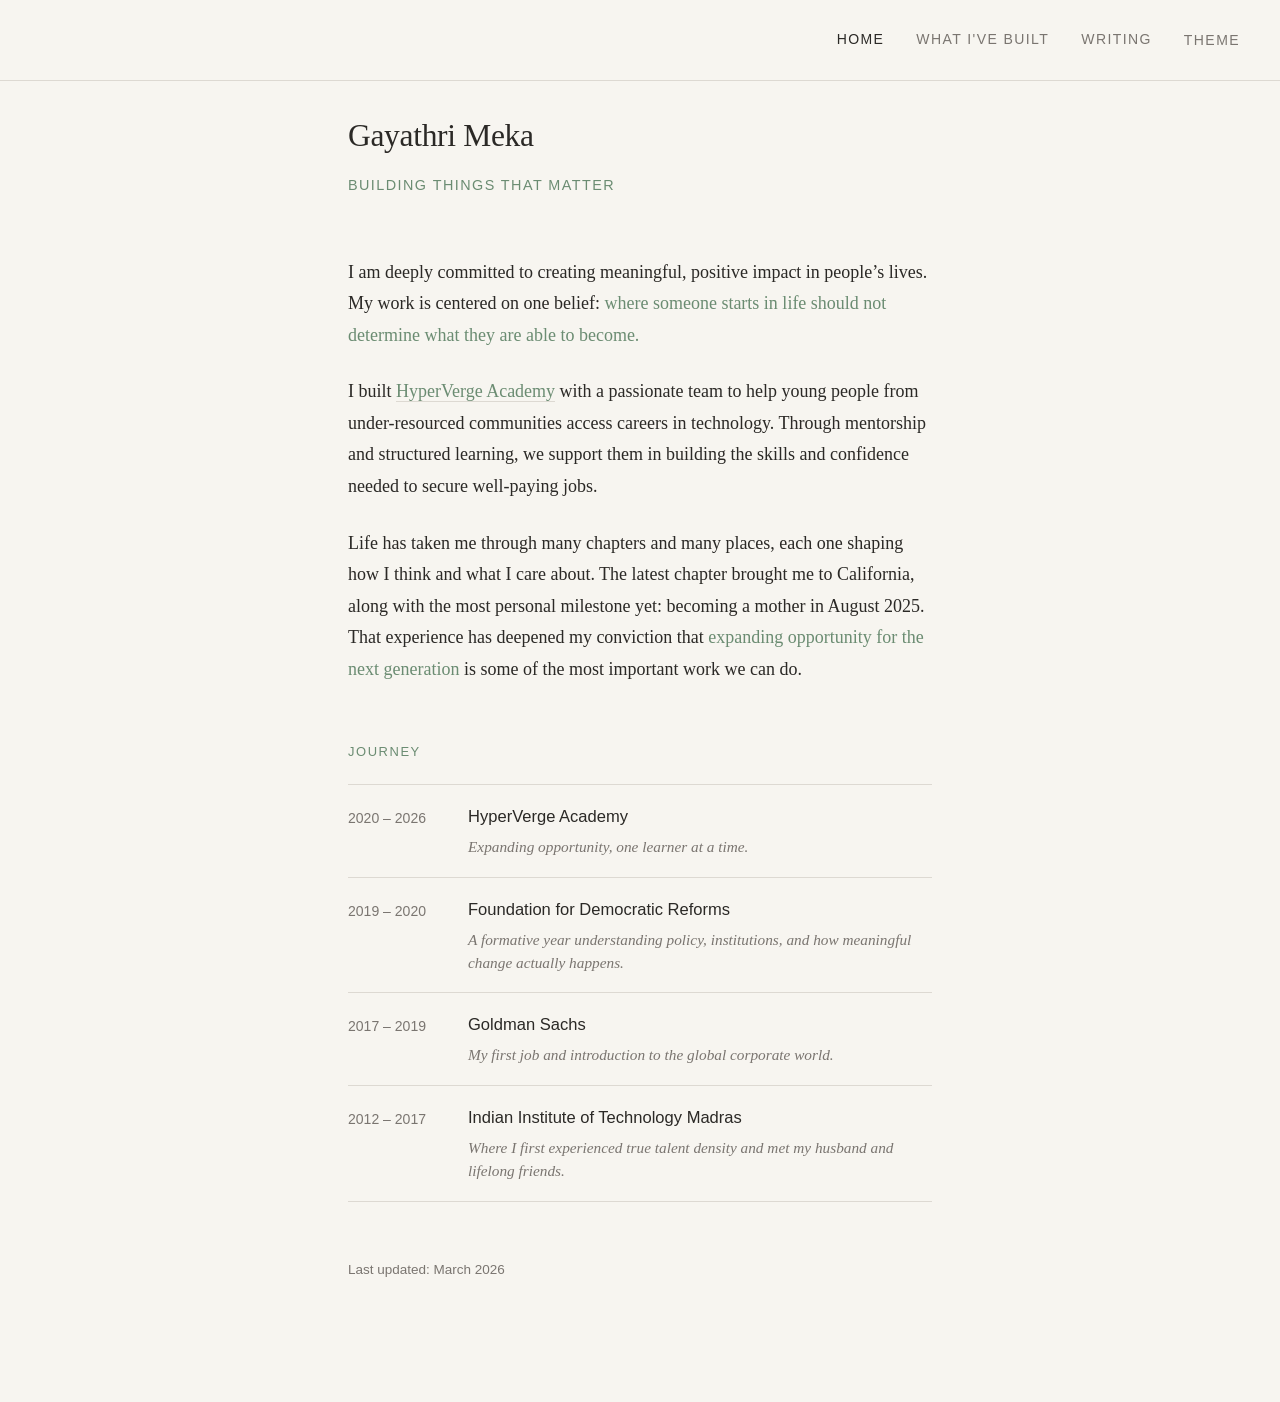
<file: index.html>
<!DOCTYPE html>
<html lang="en">
<head>
  <meta charset="UTF-8" />
  <meta name="viewport" content="width=device-width, initial-scale=1.0" />
  <title>Gayathri Meka</title>
  <link rel="icon" href="data:image/svg+xml,<svg xmlns='http://www.w3.org/2000/svg' viewBox='0 0 100 100'><text y='.9em' font-size='90'>🌏</text></svg>" />
  <style>
    *, *::before, *::after {
      box-sizing: border-box;
      margin: 0;
      padding: 0;
    }

    :root {
      --bg:        #F7F5F0;
      --text:      #2B2926;
      --muted:     #7A7570;
      --accent:    #6B8C72;
      --rule:      #DDD9D2;
    }

    html {
      font-size: 18px;
      background: var(--bg);
      color: var(--text);
    }

    body {
      font-family: Georgia, 'Times New Roman', serif;
      max-width: 640px;
      margin: 0 auto;
      padding: 108px 28px 120px;
      line-height: 1.75;
    }

    /* Top nav */
    nav {
      position: fixed;
      top: 0;
      left: 0;
      right: 0;
      display: flex;
      justify-content: flex-end;
      align-items: center;
      gap: 32px;
      padding: 24px 40px;
      background: var(--bg);
      border-bottom: 1px solid var(--rule);
      z-index: 100;
    }

    nav a {
      font-family: -apple-system, BlinkMacSystemFont, 'Segoe UI', sans-serif;
      font-size: 0.78rem;
      letter-spacing: 0.1em;
      text-transform: uppercase;
      color: var(--muted);
      text-decoration: none;
      border-bottom: none;
      transition: color 0.15s;
    }

    nav a:hover,
    nav a.active {
      color: var(--text);
    }

    /* Hamburger */
    .hamburger {
      display: none;
      flex-direction: column;
      gap: 5px;
      cursor: pointer;
      background: none;
      border: none;
      padding: 4px;
    }

    .hamburger span {
      display: block;
      width: 22px;
      height: 1.5px;
      background: var(--text);
      transition: transform 0.2s, opacity 0.2s;
    }

    .hamburger.open span:nth-child(1) { transform: translateY(6.5px) rotate(45deg); }
    .hamburger.open span:nth-child(2) { opacity: 0; }
    .hamburger.open span:nth-child(3) { transform: translateY(-6.5px) rotate(-45deg); }

    /* Mobile menu drawer */
    .mobile-menu {
      display: none;
      position: fixed;
      top: 0;
      left: 0;
      right: 0;
      bottom: 0;
      background: var(--bg);
      z-index: 99;
      flex-direction: column;
      align-items: center;
      justify-content: center;
      gap: 40px;
    }

    .mobile-menu.open {
      display: flex;
    }

    .mobile-menu a {
      font-family: -apple-system, BlinkMacSystemFont, 'Segoe UI', sans-serif;
      font-size: 1.1rem;
      letter-spacing: 0.1em;
      text-transform: uppercase;
      color: var(--muted);
      text-decoration: none;
      border-bottom: none;
      transition: color 0.15s;
    }

    .mobile-menu a:hover,
    .mobile-menu a.active {
      color: var(--text);
    }

    @media (max-width: 600px) {
      body {
        padding: 88px 20px 80px;
        font-size: 16px;
      }

      nav {
        padding: 20px 24px;
      }

      nav a:not(.hamburger),
      nav .theme-picker {
        display: none;
      }

      .hamburger {
        display: flex;
      }

      .timeline li {
        grid-template-columns: 80px 1fr;
      }
    }

    header {
      margin-bottom: 56px;
    }

    h1 {
      font-size: 1.75rem;
      font-weight: normal;
      letter-spacing: -0.01em;
      color: var(--text);
      margin-bottom: 6px;
    }

    .subtitle {
      font-family: -apple-system, BlinkMacSystemFont, 'Segoe UI', sans-serif;
      font-size: 0.8rem;
      letter-spacing: 0.1em;
      text-transform: uppercase;
      color: var(--accent);
    }

    hr {
      border: none;
      border-top: 1px solid var(--rule);
      margin: 40px 0;
    }

    .section-label {
      font-family: -apple-system, BlinkMacSystemFont, 'Segoe UI', sans-serif;
      font-size: 0.72rem;
      letter-spacing: 0.12em;
      text-transform: uppercase;
      color: var(--accent);
      margin-top: 56px;
      margin-bottom: 20px;
    }

    p {
      margin-bottom: 1.4em;
      color: var(--text);
    }

    p:last-child {
      margin-bottom: 0;
    }

    a {
      color: var(--accent);
      text-decoration: none;
      border-bottom: 1px solid var(--rule);
      transition: border-color 0.15s;
    }

    a:hover {
      border-color: var(--accent);
    }

    /* Pages */
    .page {
      display: none;
      animation: fadein 0.2s ease;
    }

    .page.active {
      display: block;
    }

    @keyframes fadein {
      from { opacity: 0; transform: translateY(6px); }
      to   { opacity: 1; transform: translateY(0); }
    }

    /* Career timeline */
    .timeline {
      list-style: none;
    }

    .timeline li {
      display: grid;
      grid-template-columns: 100px 1fr;
      gap: 0 20px;
      padding: 18px 0;
      border-top: 1px solid var(--rule);
    }

    .timeline li:last-child {
      border-bottom: 1px solid var(--rule);
    }

    .timeline .years {
      font-family: -apple-system, BlinkMacSystemFont, 'Segoe UI', sans-serif;
      font-size: 0.78rem;
      color: var(--muted);
      padding-top: 3px;
    }

    .timeline .org {
      font-family: -apple-system, BlinkMacSystemFont, 'Segoe UI', sans-serif;
      font-size: 0.92rem;
      color: var(--text);
      margin-bottom: 4px;
    }

    .timeline .blurb {
      font-family: Georgia, 'Times New Roman', serif;
      font-size: 0.85rem;
      color: var(--muted);
      font-style: italic;
      line-height: 1.5;
    }

    /* Projects */
    .project {
      padding: 32px 0;
      border-top: 1px solid var(--rule);
    }

    .project:last-of-type {
      border-bottom: 1px solid var(--rule);
    }

    .project-name {
      font-family: -apple-system, BlinkMacSystemFont, 'Segoe UI', sans-serif;
      font-size: 1rem;
      font-weight: 500;
      color: var(--text);
      margin-bottom: 8px;
    }

    .project-desc {
      font-size: 0.95rem;
      color: var(--text);
      margin-bottom: 14px;
      line-height: 1.65;
    }

    .project-note {
      font-size: 0.85rem;
      color: var(--muted);
      font-style: italic;
      margin-bottom: 14px;
      line-height: 1.5;
    }

    .project-links {
      display: flex;
      gap: 16px;
      flex-wrap: wrap;
    }

    .project-links a {
      font-family: -apple-system, BlinkMacSystemFont, 'Segoe UI', sans-serif;
      font-size: 0.75rem;
      letter-spacing: 0.08em;
      text-transform: uppercase;
      color: var(--muted);
      border-bottom: 1px solid var(--rule);
    }

    .project-links a:hover {
      color: var(--accent);
      border-color: var(--accent);
    }

    /* Video modal */
    .project-name {
      cursor: pointer;
      color: var(--accent);
      text-decoration: underline;
      text-decoration-color: var(--rule);
      text-underline-offset: 3px;
      transition: text-decoration-color 0.15s;
    }

    .project-name:hover {
      text-decoration-color: var(--accent);
    }

    sup a {
      color: var(--accent);
      border-bottom: none;
      text-decoration: underline;
      text-decoration-color: var(--accent);
      text-underline-offset: 2px;
    }

    .modal-overlay {
      display: none;
      position: fixed;
      inset: 0;
      background: rgba(43, 41, 38, 0.85);
      z-index: 200;
      align-items: center;
      justify-content: center;
    }

    .modal-overlay.open {
      display: flex;
    }

    .modal-inner {
      position: relative;
      width: min(480px, 90vw);
      aspect-ratio: 9/16;
      background: #000;
      border-radius: 12px;
      overflow: hidden;
    }

    .modal-inner video {
      width: 100%;
      height: 100%;
      object-fit: cover;
    }

    .modal-coming-soon {
      width: 100%;
      height: 100%;
      display: flex;
      align-items: center;
      justify-content: center;
      font-family: -apple-system, BlinkMacSystemFont, 'Segoe UI', sans-serif;
      font-size: 0.75rem;
      letter-spacing: 0.1em;
      text-transform: uppercase;
      color: var(--muted);
    }

    .modal-close {
      position: absolute;
      top: 12px;
      right: 14px;
      background: none;
      border: none;
      color: #fff;
      font-size: 1.2rem;
      cursor: pointer;
      line-height: 1;
      opacity: 0.7;
    }

    .modal-close:hover {
      opacity: 1;
    }

    /* Footnote */
    .footnotes {
      margin-top: 48px;
      padding-top: 24px;
      border-top: 1px solid var(--rule);
    }

    .footnotes p {
      font-size: 0.82rem;
      color: var(--muted);
      line-height: 1.6;
    }

    sup {
      font-size: 0.65rem;
      vertical-align: super;
      line-height: 0;
      color: var(--muted);
    }

    .project-closing {
      margin-top: 40px;
      font-size: 0.92rem;
      color: var(--muted);
      font-style: italic;
    }

    .empty-state {
      color: var(--muted);
      font-family: -apple-system, BlinkMacSystemFont, 'Segoe UI', sans-serif;
      font-size: 0.9rem;
      font-style: italic;
    }

    /* Essay listing */
    .essay-list {
      list-style: none;
    }

    .essay-item {
      padding: 12px 0;
    }

    .essay-title {
      font-family: Georgia, 'Times New Roman', serif;
      font-size: 1.05rem;
      font-weight: normal;
      color: var(--accent);
      text-decoration: none;
      border-bottom: 1px solid var(--rule);
      transition: border-color 0.15s;
    }

    .essay-title:hover {
      border-color: var(--accent);
    }

    .essay-subtitle {
      font-family: Georgia, 'Times New Roman', serif;
      font-size: 0.88rem;
      color: var(--muted);
      font-style: italic;
      margin-top: 5px;
      margin-bottom: 0;
    }

    .essay-meta {
      font-family: -apple-system, BlinkMacSystemFont, 'Segoe UI', sans-serif;
      font-size: 0.72rem;
      letter-spacing: 0.08em;
      color: var(--muted);
      margin-top: 10px;
    }
  </style>
  <link rel="stylesheet" href="styles/themes.css">
  <script>(function(){var t=localStorage.getItem('theme');if(t)document.documentElement.setAttribute('data-theme',t);})()</script>
</head>
<body>

  <nav>
    <a href="#" class="active" onclick="showPage('home', this)">Home</a>
    <a href="#" onclick="showPage('built', this)">What I've Built</a>
    <a href="#" onclick="showPage('writing', this)">Writing</a>
    <div class="theme-picker" id="themePicker">
      <button class="theme-tab" id="themeTab" aria-label="Change theme">Theme</button>
      <div class="theme-options">
        <button class="swatch" data-theme="simple">simple</button>
        <button class="swatch" data-theme="playful">playful</button>
        <button class="swatch" data-theme="rave">rave</button>
      </div>
    </div>
    <button class="hamburger" onclick="toggleMenu()" aria-label="Menu">
      <span></span><span></span><span></span>
    </button>
  </nav>

  <div class="mobile-menu" id="mobileMenu">
    <a href="#" class="active" onclick="showPage('home', this); toggleMenu()">Home</a>
    <a href="#" onclick="showPage('built', this); toggleMenu()">What I've Built</a>
    <a href="#" onclick="showPage('writing', this); toggleMenu()">Writing</a>
    <div class="mobile-theme-row">
      <button class="swatch" data-theme="simple">simple</button>
      <button class="swatch" data-theme="playful">playful</button>
      <button class="swatch" data-theme="rave">rave</button>
    </div>
  </div>

  <!-- Home -->
  <div id="page-home" class="page active">
    <header>
      <h1>Gayathri Meka</h1>
      <span class="subtitle">building things that matter</span>
    </header>

    <p>
      I am deeply committed to creating meaningful, positive impact in people&rsquo;s lives. My work is centered on one belief: <span style="color: var(--accent)">where someone starts in life should not determine what they are able to become.</span>
    </p>

    <p>
      I built <a href="https://academy.hyperverge.org" target="_blank" rel="noopener">HyperVerge Academy</a> with a passionate team to help young people from under-resourced communities access careers in technology. Through mentorship and structured learning, we support them in building the skills and confidence needed to secure well-paying jobs.
    </p>

    <p>
      Life has taken me through many chapters and many places, each one shaping how I think and what I care about. The latest chapter brought me to California, along with the most personal milestone yet: becoming a mother in August 2025. That experience has deepened my conviction that <span style="color: var(--accent)">expanding opportunity for the next generation</span> is some of the most important work we can do.
    </p>

    <p class="section-label">Journey</p>

    <ul class="timeline">
      <li>
        <span class="years">2020 – 2026</span>
        <div>
          <div class="org">HyperVerge Academy</div>
          <div class="blurb">Expanding opportunity, one learner at a time.</div>
        </div>
      </li>
      <li>
        <span class="years">2019 – 2020</span>
        <div>
          <div class="org">Foundation for Democratic Reforms</div>
          <div class="blurb">A formative year understanding policy, institutions, and how meaningful change actually happens.</div>
        </div>
      </li>
      <li>
        <span class="years">2017 – 2019</span>
        <div>
          <div class="org">Goldman Sachs</div>
          <div class="blurb">My first job and introduction to the global corporate world.</div>
        </div>
      </li>
      <li>
        <span class="years">2012 – 2017</span>
        <div>
          <div class="org">Indian Institute of Technology Madras</div>
          <div class="blurb">Where I first experienced true talent density and met my husband and lifelong friends.</div>
        </div>
      </li>
    </ul>

    <p style="margin-top: 56px; font-family: -apple-system, BlinkMacSystemFont, 'Segoe UI', sans-serif; font-size: 0.75rem; color: var(--muted);">Last updated: March 2026</p>
  </div>

  <!-- What I've Built -->
  <div id="page-built" class="page">
    <header>
      <h1>What I've Built</h1>
      <span class="subtitle">tools we actually use</span>
    </header>

    <p>
      I studied computer science but spent most of my career in social impact. Over time, I came to believe that <span style="color: var(--accent)">technology alone rarely solves social problems</span> - at best, it amplifies the systems and people already in place.<sup><a href="#fn1">1</a></sup> So we focused on building those systems at HyperVerge Academy.
    </p>

    <p>
      <span style="color: var(--accent)">AI agents shifted something.</span> Tools like Claude Code made it possible to spin up small, useful pieces of software and iterate quickly - inside the work we were already doing. What started as curiosity became a steady stream of tools I've built for my work, my family, and myself.
    </p>

    <div class="project">
      <div class="project-name">SensAI</div>
      <p class="project-desc">SensAI started as a hackathon project and grew into the core learning platform for HyperVerge Academy. Inspired by Khanmigo, the idea was simple: what if every learner had access to a mentor who could give honest, personalised feedback - not just a score, but a nudge toward thinking deeper? Admins define courses with questions and rubrics; learners submit in text, code, or audio; the LLM evaluates and gives Socratic feedback. Built with <a href="https://amandalmia.com" target="_blank" rel="noopener">Aman Dalmia</a>.</p>
      <div class="project-links">
        <a href="https://github.com/dalmia/sensai-backend" target="_blank" rel="noopener">Backend</a>
        <a href="https://github.com/dalmia/sensai-frontend" target="_blank" rel="noopener">Frontend</a>
        <a href="https://docs.sensai.hyperverge.org/overview" target="_blank" rel="noopener">Docs</a>
        <a href="https://sensai.hyperverge.org/" target="_blank" rel="noopener">Live</a>
      </div>
    </div>

    <div class="project">
      <div class="project-name">HVA Pulse</div>
      <p class="project-desc">HVA Pulse is the operating system for HyperVerge Academy, the heartbeat of everything we do. It gives the team real-time visibility into every learner's journey so they can focus on the right intervention at the right time, rather than gathering data and building pivot tables. Most recently I added <span style="color: var(--accent)">Ask Pulse</span> - a natural language interface that lets the team query program data using LLMs. Instead of building a report, you just ask a question. Pulse started as a lightweight dashboard on Retool - a quick way to get visibility without building from scratch. As our needs grew, Retool&rsquo;s constraints became limiting. I&rsquo;m now rebuilding Pulse from scratch using Claude Code, with a much clearer vision of what it needs to be.</p>
      <div class="project-links">
        <a href="https://github.com/gayathri-meka/hva-pulse" target="_blank" rel="noopener">GitHub</a>
        <a href="https://pulse.academy.hyperverge.org/" target="_blank" rel="noopener">Live</a>
      </div>
    </div>

    <div class="project">
      <div class="project-name">100 Tiny Tastes</div>
      <p class="project-desc">When I started introducing solids to Nivan, I was tracking everything on a spreadsheet - which foods he&rsquo;d tried, whether I&rsquo;d given them three days in a row (to catch any allergies), what was still missing from his diet. It got unwieldy fast. So I built 100 Tiny Tastes: a simple tool to log foods, see it in a calendar view, add custom foods, and share with family. Still the most used thing I&rsquo;ve built for myself.</p>
      <div class="project-links">
        <a href="https://github.com/gayathri-meka/100-tiny-tastes" target="_blank" rel="noopener">GitHub</a>
        <a href="https://100-tiny-tastes.vercel.app/" target="_blank" rel="noopener">Live</a>
      </div>
    </div>

    <div class="project">
      <div class="project-name">Ashiana PG Manager</div>
      <p class="project-desc">My mother-in-law was managing her paying guest house entirely on paper: room occupancy, rent payments, monthly collections, all tracked by hand. The only way to see who had paid and what the month looked like was going through her handwritten ledger page by page. I built Ashiana PG Manager to replace it with a simple digital tool. It tracks room occupancy, rent payments, and monthly collections, and flags who needs a follow-up, though to be honest, she already knows exactly who owes her money. But it was special to see her feeling proud of her monthly income.</p>
      <div class="project-links">
        <a href="https://github.com/gayathri-meka/ashiana-pg-manager" target="_blank" rel="noopener">GitHub</a>
        <a href="https://ashiana-pg-manager.vercel.app/" target="_blank" rel="noopener">Live</a>
      </div>
    </div>

    <div class="project">
      <div class="project-name">Get Curious</div>
      <p class="project-desc">Get Curious started as Think Again - a tool that generates MCQs to test understanding, where you don&rsquo;t just pick the right answer but explain your reasoning for the wrong ones too. The questions get progressively harder, pushing you to go deeper rather than just confirm what you already know. Along the way I added a feature to break down a broad topic into subtopics - which turned out to be the more useful thing for how I actually learn. So I renamed it. Get Curious is inspired by Nivan, who approaches everything with a relentlessness I find myself wanting to bring to my own work and life.</p>
    </div>

    <div class="project">
      <div class="project-name">Wonder Leaps</div>
      <p class="project-desc">Wonder Leaps started with a simple need: I wanted something that would tell me when Nivan was likely going through a growth spurt and what activities I could do with him to support his development. There are great free apps that already solve this, but they all felt like too much. Videos, detailed tracking, endless notifications. As a new parent with a very energetic baby, I didn&rsquo;t have time for any of that. I wanted something almost like a document - clean, focused, just the essentials, but slightly more interactive. I built it, it solved my problem, and I stopped. No bells and whistles needed. Knowing when to ship and when to step back is a lesson I keep learning.</p>
      <div class="project-links">
        <a href="https://github.com/gayathri-meka/wonder-leaps" target="_blank" rel="noopener">GitHub</a>
        <a href="https://wonder-leaps.vercel.app" target="_blank" rel="noopener">Live</a>
      </div>
    </div>

    <p class="project-closing">Except SensAI and HVA Pulse, most of these tools were built quickly, often over a few days or weekends.</p>

    <div class="footnotes">
      <p id="fn1"><sup>1</sup> This idea is explored in Kentaro Toyama&rsquo;s book <em>Geek Heresy: Rescuing Social Change from the Cult of Technology.</em></p>
    </div>
  </div>

  <!-- Writing -->
  <div id="page-writing" class="page">
    <header>
      <h1>Writing</h1>
    </header>

    <ul class="essay-list">
      <li class="essay-item">
        <a class="essay-title" href="writing/i-will-come-back.html">I will come back</a>
      </li>
      <li class="essay-item">
        <a class="essay-title" href="writing/death-of-coding.html">Death of Coding</a>
      </li>
    </ul>
  </div>

  <script>
    function activatePage(name) {
      document.querySelectorAll('.page').forEach(p => p.classList.remove('active'));
      document.querySelectorAll('nav a, .mobile-menu a').forEach(a => a.classList.remove('active'));
      document.getElementById('page-' + name).classList.add('active');
      document.querySelectorAll(`nav a[onclick*="'${name}'"], .mobile-menu a[onclick*="'${name}'"]`)
        .forEach(a => a.classList.add('active'));
    }

    function showPage(name, link) {
      event.preventDefault();
      activatePage(name);
    }

    // Restore page from sessionStorage (e.g. when navigating back from an essay)
    (function() {
      const page = sessionStorage.getItem('page');
      if (page) {
        sessionStorage.removeItem('page');
        activatePage(page);
      }
    })();

    function toggleMenu() {
      document.getElementById('mobileMenu').classList.toggle('open');
      document.querySelector('.hamburger').classList.toggle('open');
    }

  </script>

  <script src="scripts/theme.js"></script>

</body>
</html>
</file>
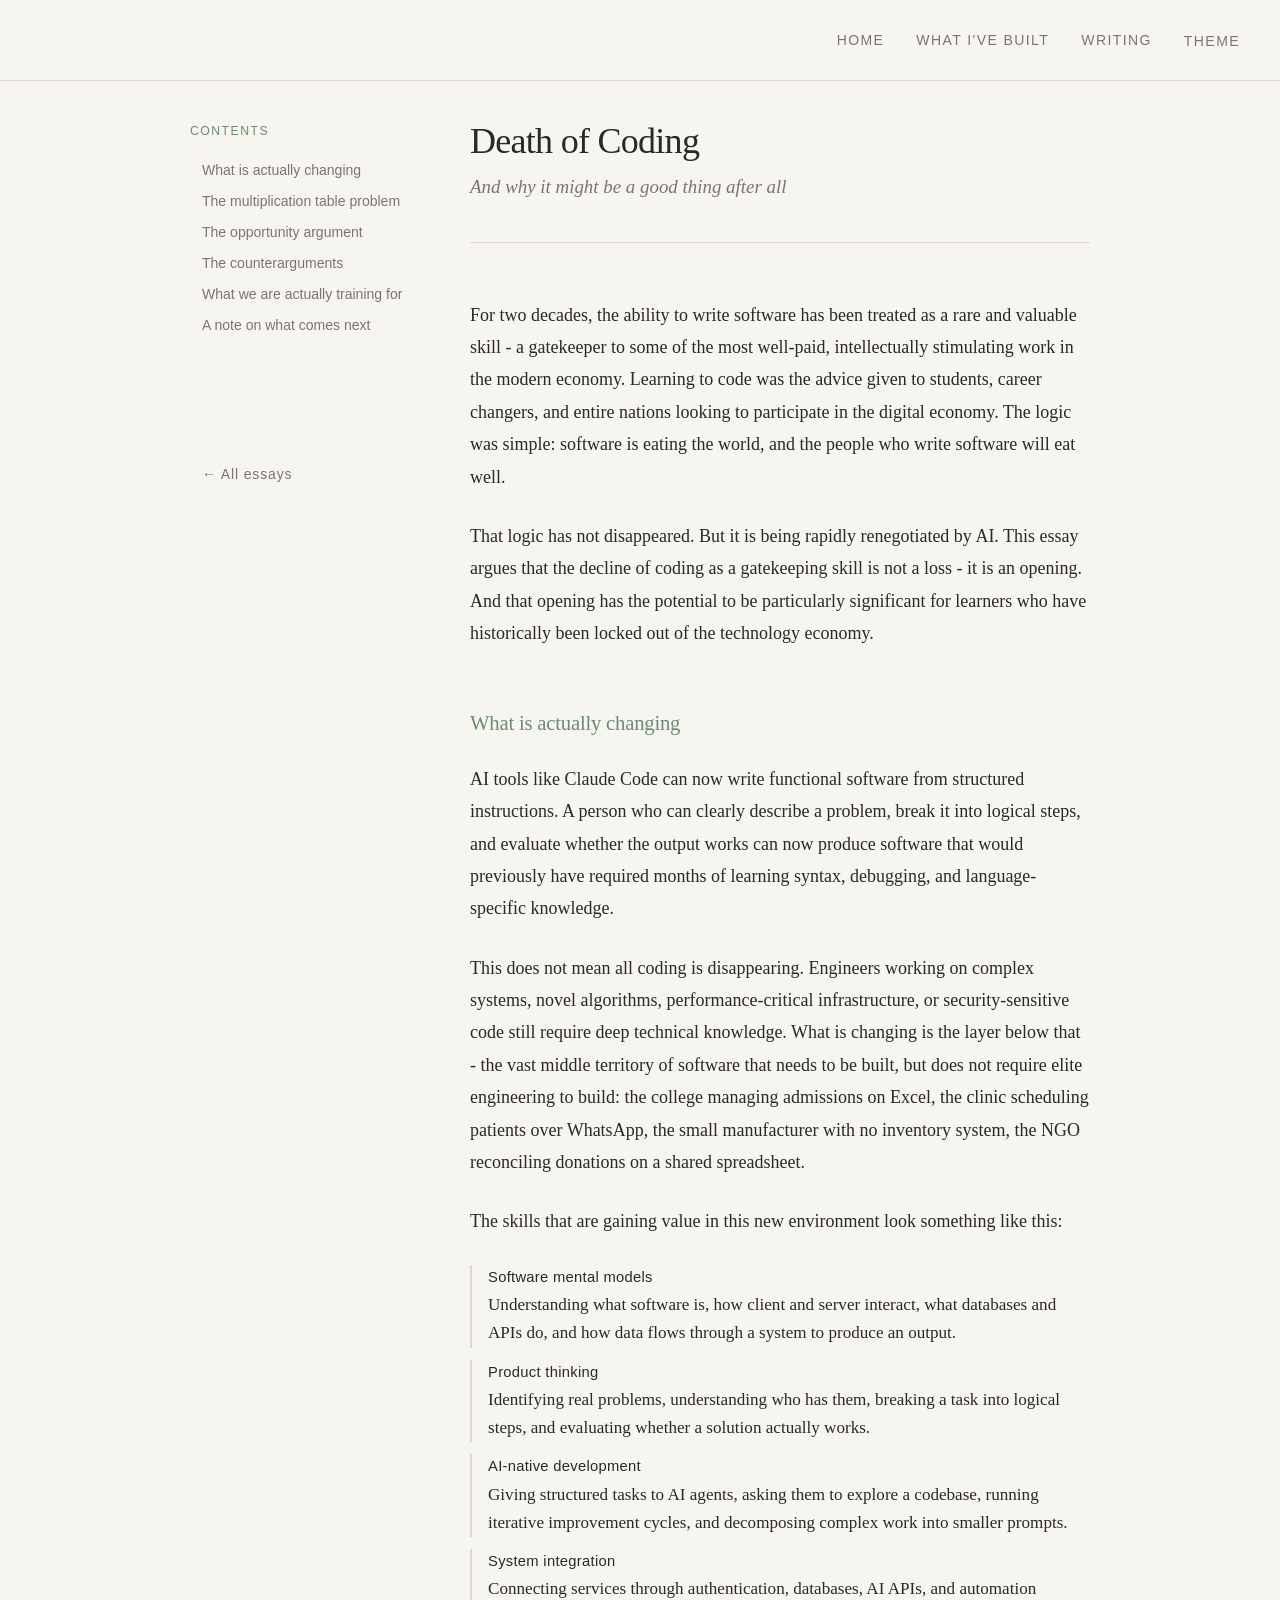
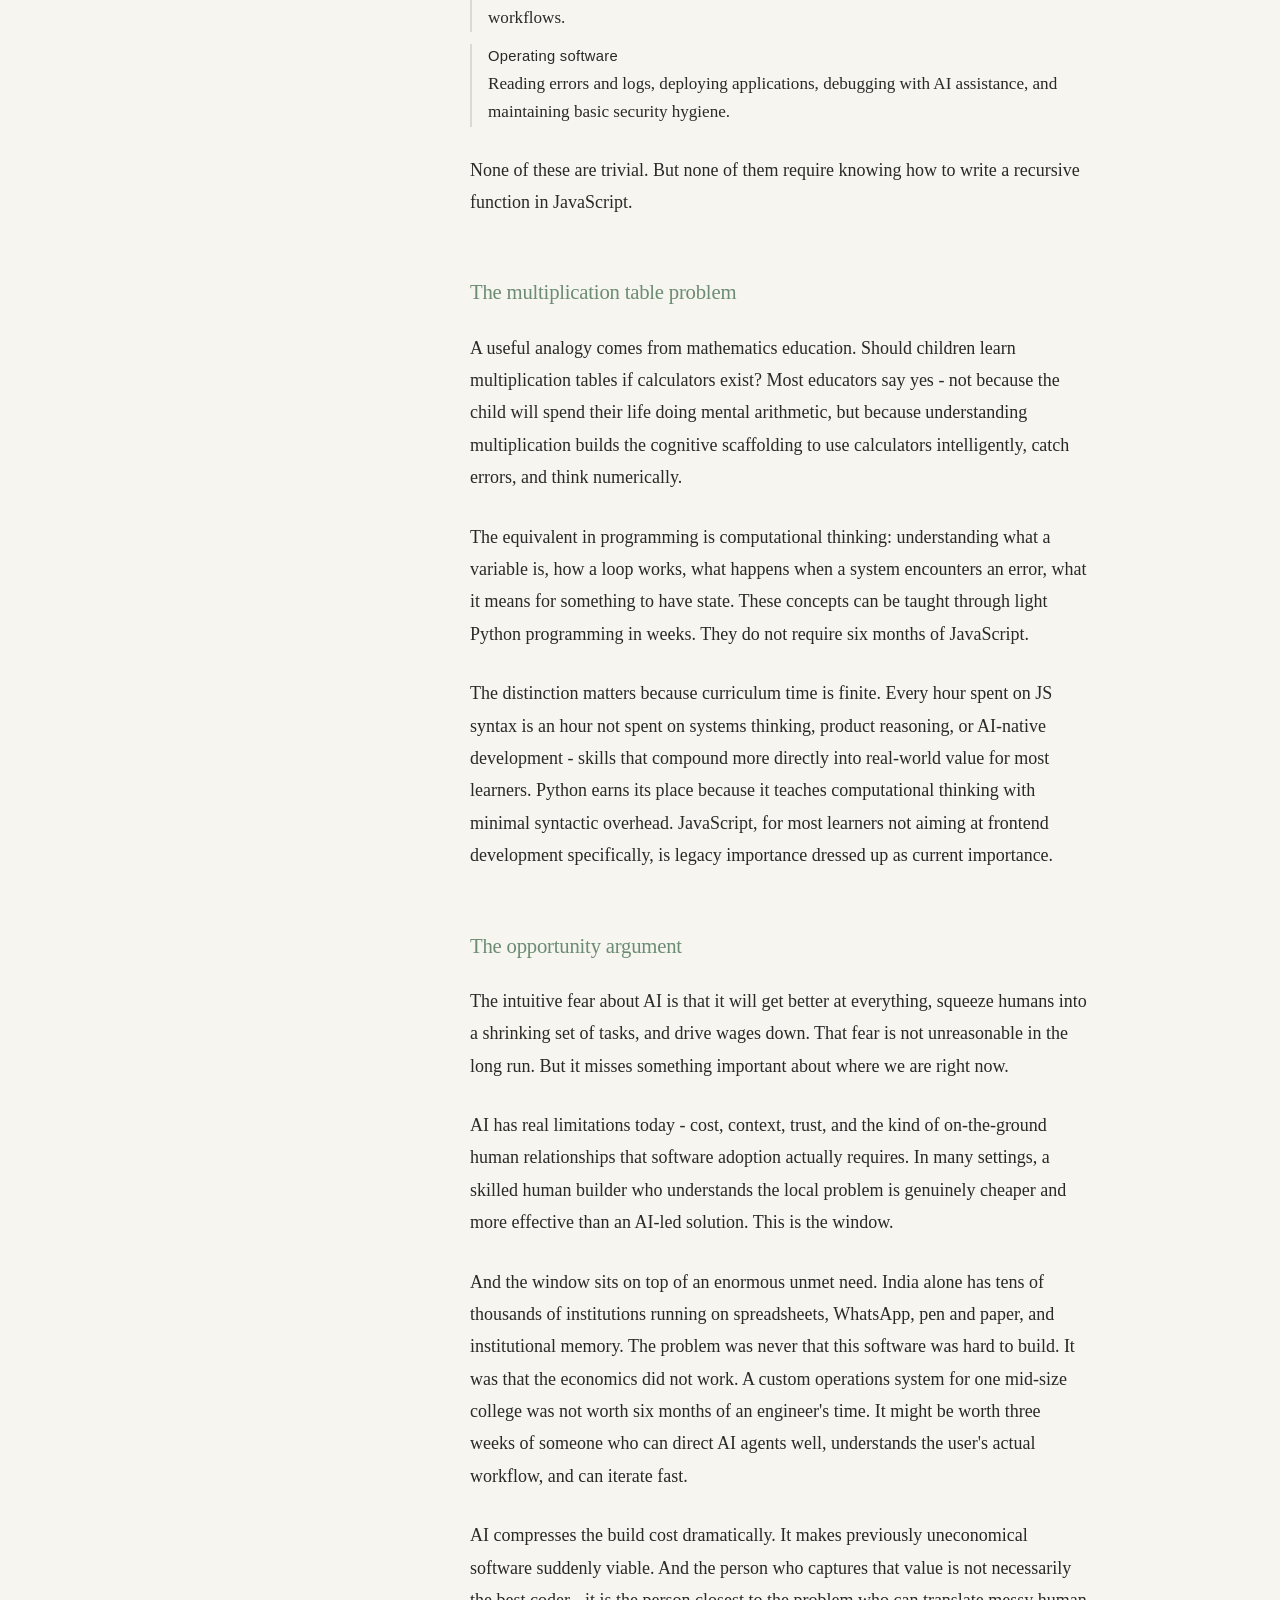
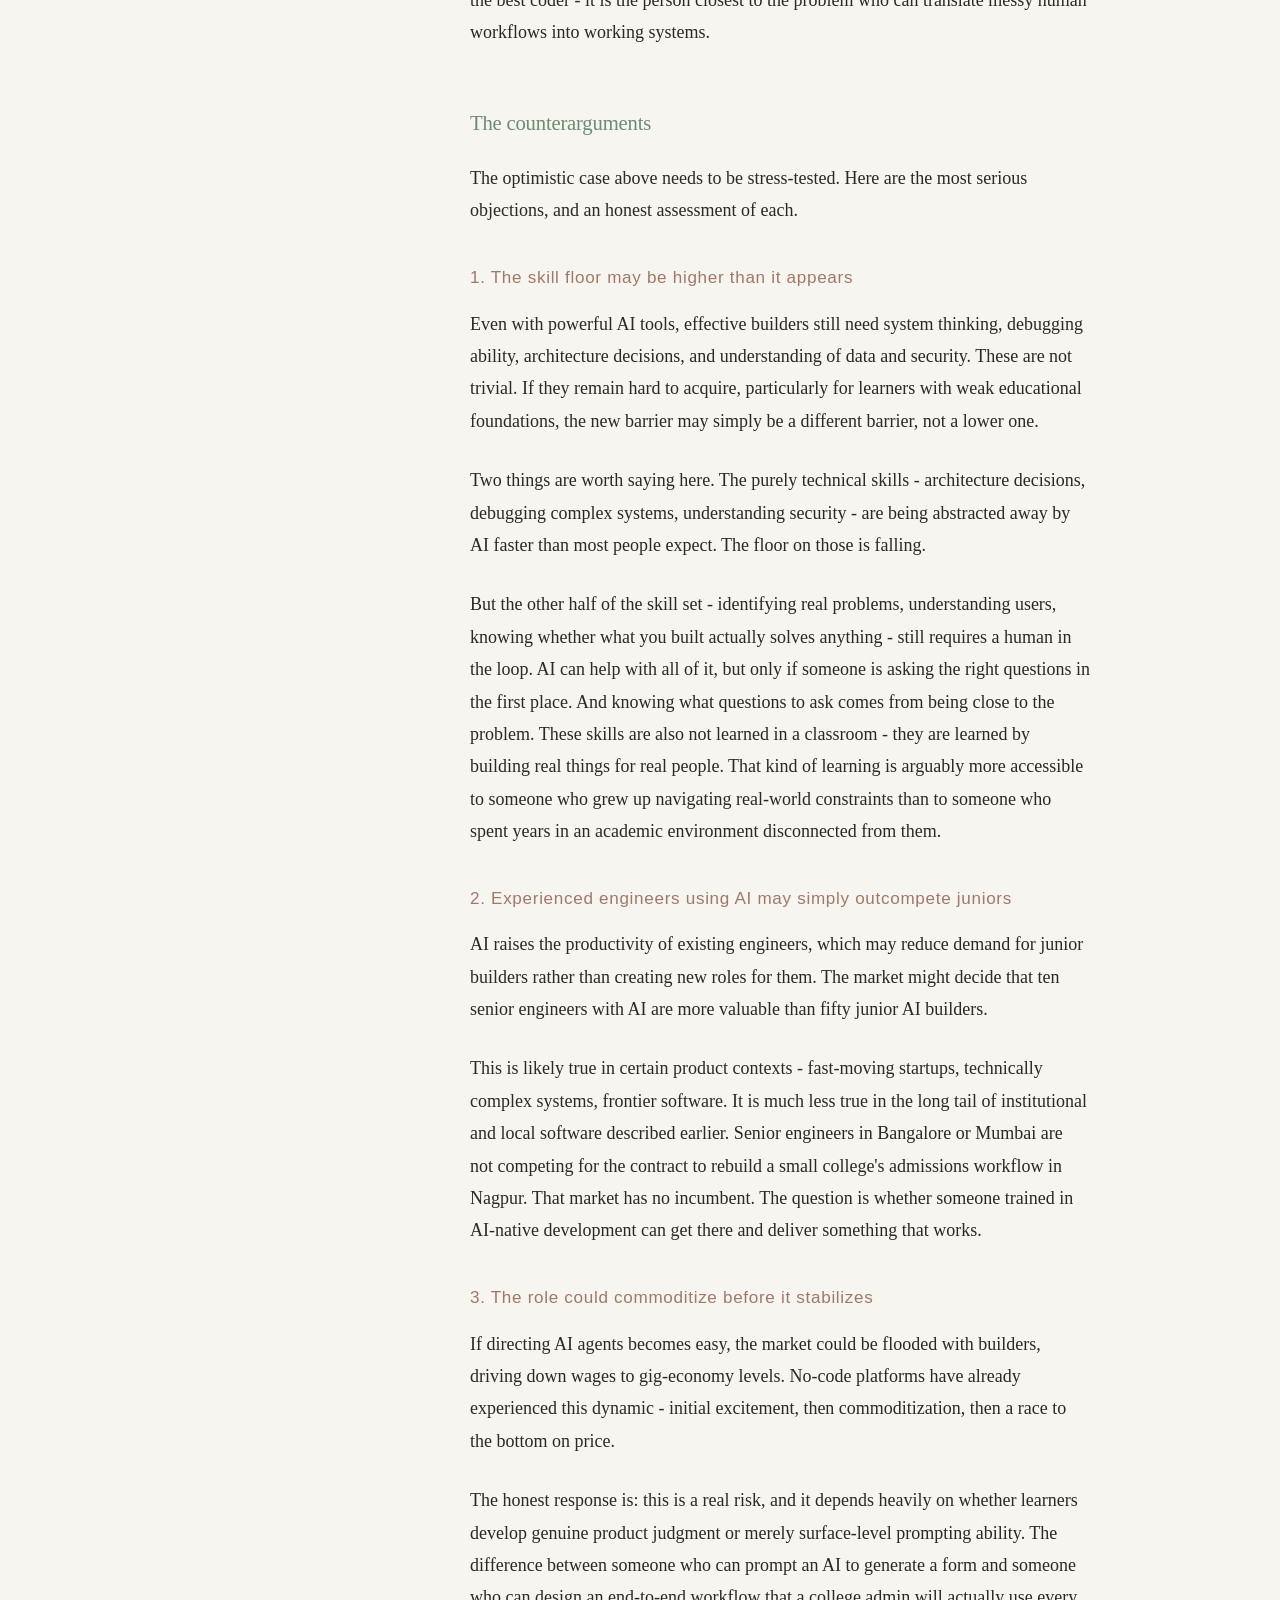
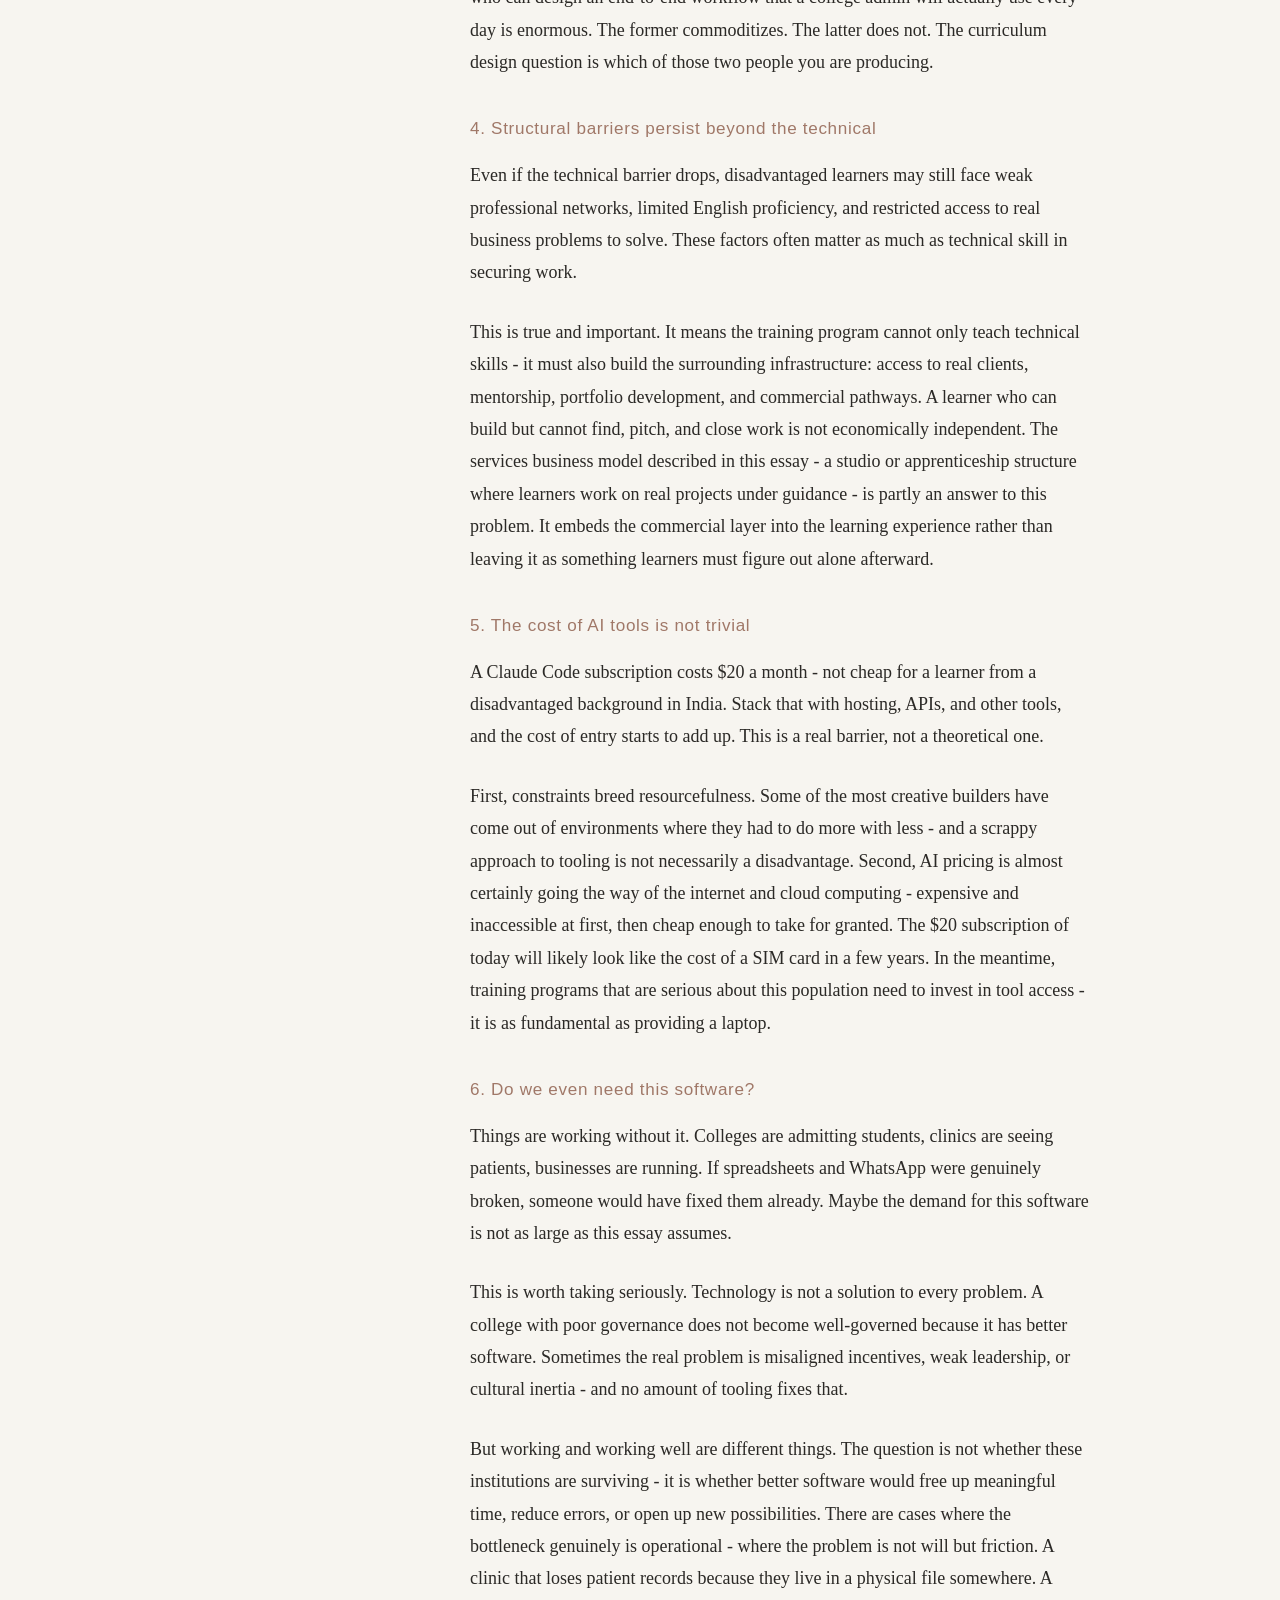
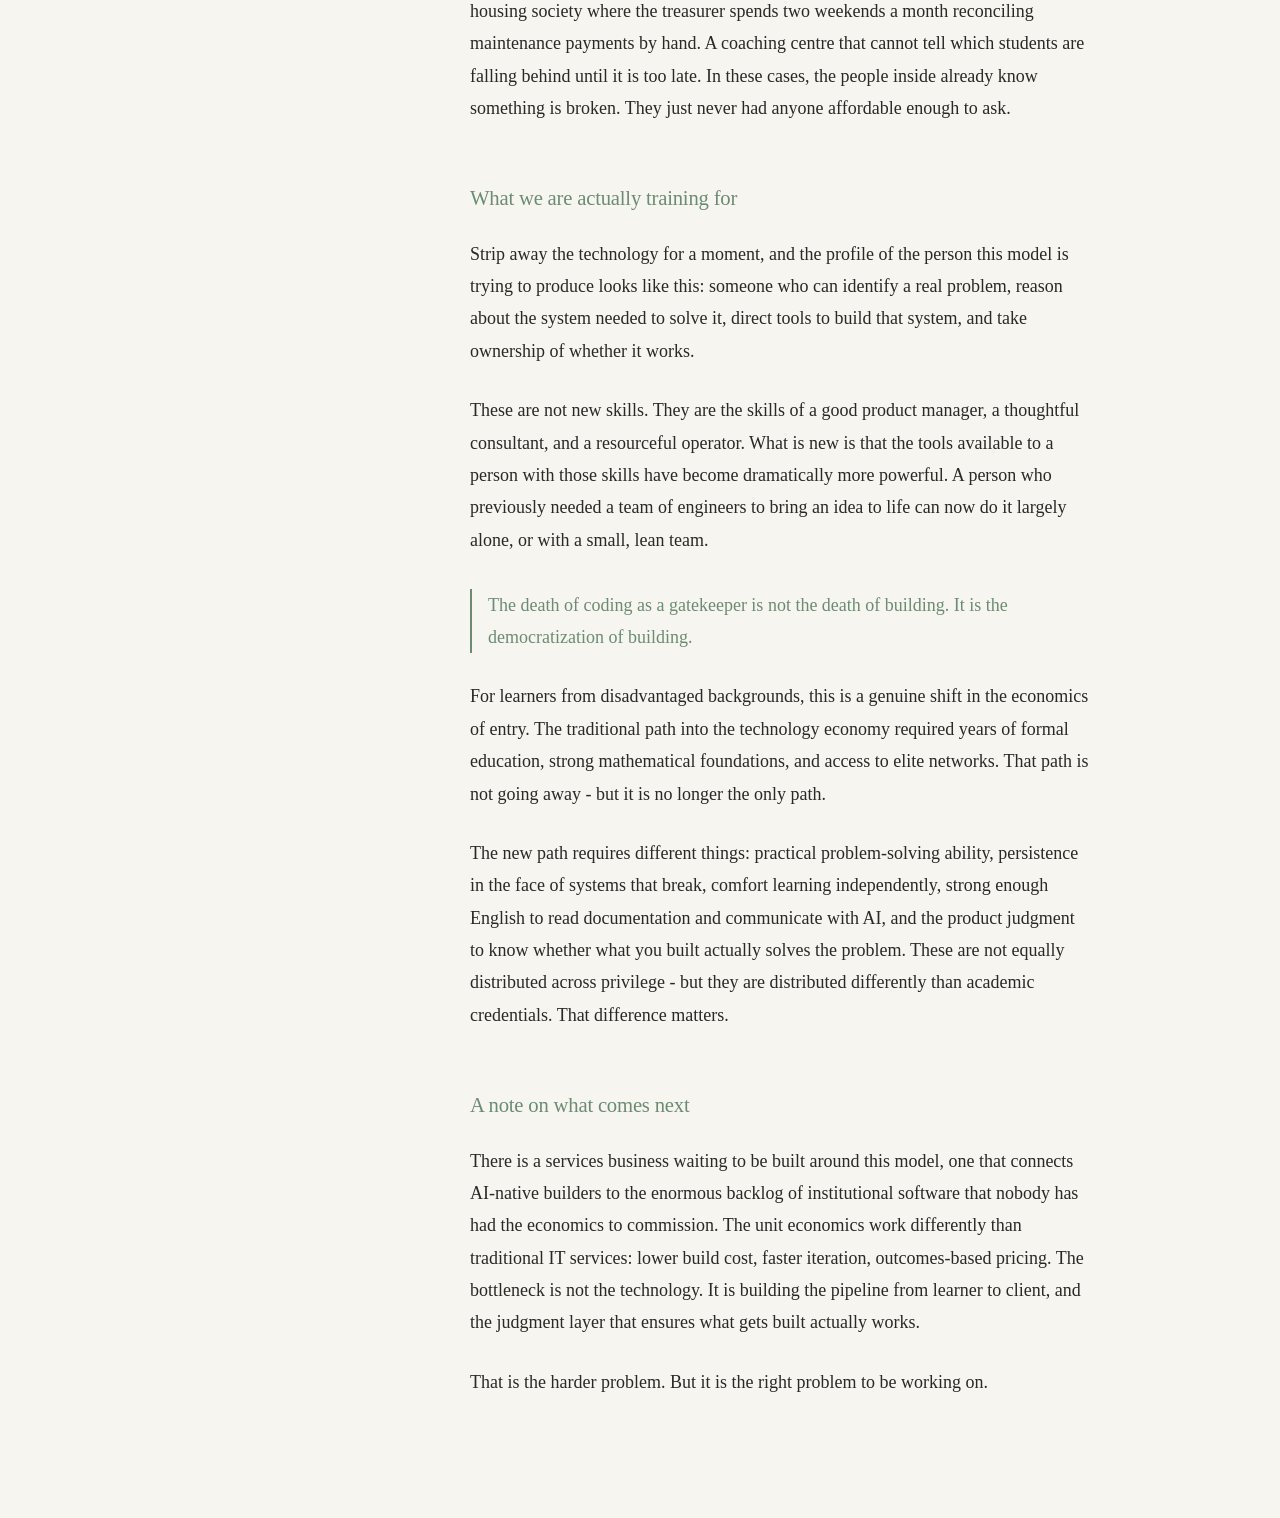
<file: writing/death-of-coding.html>
<!DOCTYPE html>
<html lang="en">
<head>
  <meta charset="UTF-8" />
  <meta name="viewport" content="width=device-width, initial-scale=1.0" />
  <title>Death of Coding - Gayathri Meka</title>
  <link rel="icon" href="data:image/svg+xml,<svg xmlns='http://www.w3.org/2000/svg' viewBox='0 0 100 100'><text y='.9em' font-size='90'>🌏</text></svg>" />
  <style>
    *, *::before, *::after {
      box-sizing: border-box;
      margin: 0;
      padding: 0;
    }

    :root {
      --bg:        #F7F5F0;
      --text:      #2B2926;
      --muted:     #7A7570;
      --accent:    #6B8C72;
      --rule:      #DDD9D2;
      --toc-width: 220px;
      --content-max: 680px;
    }

    html {
      font-size: 18px;
      background: var(--bg);
      color: var(--text);
    }

    body {
      font-family: Georgia, 'Times New Roman', serif;
      line-height: 1.8;
    }

    /* Nav */
    nav {
      position: fixed;
      top: 0;
      left: 0;
      right: 0;
      display: flex;
      justify-content: flex-end;
      align-items: center;
      gap: 32px;
      padding: 24px 40px;
      background: var(--bg);
      border-bottom: 1px solid var(--rule);
      z-index: 100;
    }

    nav a {
      font-family: -apple-system, BlinkMacSystemFont, 'Segoe UI', sans-serif;
      font-size: 0.78rem;
      letter-spacing: 0.1em;
      text-transform: uppercase;
      color: var(--muted);
      text-decoration: none;
      transition: color 0.15s;
    }

    nav a:hover { color: var(--text); }

    .hamburger {
      display: none;
      flex-direction: column;
      gap: 5px;
      cursor: pointer;
      background: none;
      border: none;
      padding: 4px;
    }

    .hamburger span {
      display: block;
      width: 22px;
      height: 1.5px;
      background: var(--text);
      transition: transform 0.2s, opacity 0.2s;
    }

    .hamburger.open span:nth-child(1) { transform: translateY(6.5px) rotate(45deg); }
    .hamburger.open span:nth-child(2) { opacity: 0; }
    .hamburger.open span:nth-child(3) { transform: translateY(-6.5px) rotate(-45deg); }

    .mobile-menu {
      display: none;
      position: fixed;
      top: 0; left: 0; right: 0; bottom: 0;
      background: var(--bg);
      z-index: 99;
      flex-direction: column;
      align-items: center;
      justify-content: center;
      gap: 40px;
    }

    .mobile-menu.open { display: flex; }

    .mobile-menu a {
      font-family: -apple-system, BlinkMacSystemFont, 'Segoe UI', sans-serif;
      font-size: 1.1rem;
      letter-spacing: 0.1em;
      text-transform: uppercase;
      color: var(--muted);
      text-decoration: none;
      transition: color 0.15s;
    }

    .mobile-menu a:hover { color: var(--text); }

    /* Layout */
    .essay-layout {
      display: flex;
      align-items: flex-start;
      max-width: calc(var(--toc-width) + var(--content-max) + 80px);
      margin: 0 auto;
      padding: 120px 40px 120px;
      gap: 60px;
    }

    /* TOC sidebar */
    .toc {
      flex: 0 0 var(--toc-width);
      position: sticky;
      top: 92px;
      max-height: calc(100vh - 112px);
      overflow-y: auto;
    }

    .toc-label {
      font-family: -apple-system, BlinkMacSystemFont, 'Segoe UI', sans-serif;
      font-size: 0.68rem;
      letter-spacing: 0.12em;
      text-transform: uppercase;
      color: var(--accent);
      margin-bottom: 14px;
    }

    .toc ol {
      list-style: none;
      display: flex;
      flex-direction: column;
      gap: 2px;
    }

    .toc a {
      font-family: -apple-system, BlinkMacSystemFont, 'Segoe UI', sans-serif;
      font-size: 0.78rem;
      line-height: 1.5;
      color: var(--muted);
      text-decoration: none;
      display: block;
      padding: 4px 0 4px 10px;
      border-left: 2px solid transparent;
      transition: color 0.15s, border-color 0.15s;
    }

    .toc a:hover { color: var(--text); }

    .toc a.active {
      color: var(--text);
      border-left-color: var(--accent);
    }

    .toc-back {
      display: block;
      font-family: -apple-system, BlinkMacSystemFont, 'Segoe UI', sans-serif;
      font-size: 0.72rem;
      letter-spacing: 0.06em;
      color: var(--muted);
      text-decoration: none;
      margin-top: 120px;
      padding-top: 24px;
      transition: color 0.15s;
    }

    .toc-back:hover { color: var(--text); }

    /* Article */
    article {
      flex: 1;
      min-width: 0;
      max-width: var(--content-max);
    }

    .essay-header {
      margin-bottom: 56px;
      padding-bottom: 40px;
      border-bottom: 1px solid var(--rule);
    }

    .essay-header h1 {
      font-size: 2rem;
      font-weight: normal;
      letter-spacing: -0.02em;
      color: var(--text);
      line-height: 1.2;
      margin-bottom: 10px;
    }

    .essay-header .essay-subtitle {
      font-size: 1.05rem;
      color: var(--muted);
      font-style: italic;
      line-height: 1.5;
    }

    /* Body copy */
    .essay-body h2 {
      font-size: 1.15rem;
      font-weight: normal;
      letter-spacing: -0.01em;
      color: var(--accent);
      margin-top: 56px;
      margin-bottom: 20px;
      scroll-margin-top: 100px;
    }

    .essay-body h3 {
      font-family: -apple-system, BlinkMacSystemFont, 'Segoe UI', sans-serif;
      font-size: 0.95rem;
      font-weight: 500;
      letter-spacing: 0.04em;
      color: #A07868;
      margin-top: 36px;
      margin-bottom: 14px;
      scroll-margin-top: 100px;
    }

    .essay-body p {
      margin-bottom: 1.5em;
      color: var(--text);
    }

    .essay-body p:last-child { margin-bottom: 0; }

    .essay-body a {
      color: var(--accent);
      text-decoration: none;
      border-bottom: 1px solid var(--rule);
      transition: border-color 0.15s;
    }

    .essay-body a:hover { border-color: var(--accent); }

    .skill-list {
      list-style: none;
      margin: 0 0 1.5em 0;
      display: flex;
      flex-direction: column;
      gap: 12px;
    }

    .skill-list li {
      padding-left: 16px;
      border-left: 2px solid var(--rule);
      font-size: 0.95rem;
      color: var(--text);
      line-height: 1.65;
    }

    .pullquote {
      padding-left: 16px;
      border-left: 2px solid var(--accent);
      color: var(--accent) !important;
      margin: 1.8em 0;
    }

    .skill-list strong {
      font-family: -apple-system, BlinkMacSystemFont, 'Segoe UI', sans-serif;
      font-size: 0.82rem;
      font-weight: 500;
      letter-spacing: 0.02em;
      display: block;
      margin-bottom: 2px;
      color: var(--text);
    }

    /* Mobile */
    @media (max-width: 860px) {
      .toc { display: none; }

      .essay-layout {
        padding: 100px 24px 80px;
        gap: 0;
      }

      .essay-header h1 { font-size: 1.6rem; }
    }

    @media (max-width: 600px) {
      nav { padding: 20px 24px; }
      nav a:not(.hamburger),
      nav .theme-picker { display: none; }
      .hamburger { display: flex; }
      .essay-layout { padding: 88px 20px 80px; }
    }
  </style>
  <link rel="stylesheet" href="../styles/themes.css">
  <script>(function(){var t=localStorage.getItem('theme');if(t)document.documentElement.setAttribute('data-theme',t);})()</script>
</head>
<body>

  <nav>
    <a href="../index.html">Home</a>
    <a href="../index.html" onclick="sessionStorage.setItem('page','built')">What I've Built</a>
    <a href="../index.html" onclick="sessionStorage.setItem('page','writing')" class="active">Writing</a>
    <div class="theme-picker" id="themePicker">
      <button class="theme-tab" id="themeTab" aria-label="Change theme">Theme</button>
      <div class="theme-options">
        <button class="swatch" data-theme="simple">simple</button>
        <button class="swatch" data-theme="playful">playful</button>
        <button class="swatch" data-theme="rave">rave</button>
      </div>
    </div>
    <button class="hamburger" onclick="toggleMenu()" aria-label="Menu">
      <span></span><span></span><span></span>
    </button>
  </nav>

  <div class="mobile-menu" id="mobileMenu">
    <a href="../index.html" onclick="toggleMenu()">Home</a>
    <a href="../index.html" onclick="sessionStorage.setItem('page','built'); toggleMenu()">What I've Built</a>
    <a href="../index.html" onclick="sessionStorage.setItem('page','writing'); toggleMenu()" class="active">Writing</a>
    <div class="mobile-theme-row">
      <button class="swatch" data-theme="simple">simple</button>
      <button class="swatch" data-theme="playful">playful</button>
      <button class="swatch" data-theme="rave">rave</button>
    </div>
  </div>

  <div class="essay-layout">

    <aside class="toc" aria-label="Table of contents">
      <p class="toc-label">Contents</p>
      <ol>
        <li><a href="#what-is-changing">What is actually changing</a></li>
        <li><a href="#multiplication">The multiplication table problem</a></li>
        <li><a href="#opportunity">The opportunity argument</a></li>
        <li><a href="#counterarguments">The counterarguments</a></li>
        <li><a href="#training-for">What we are actually training for</a></li>
        <li><a href="#what-comes-next">A note on what comes next</a></li>
      </ol>
      <a class="toc-back" href="../index.html" onclick="sessionStorage.setItem('page','writing')">&#8592; All essays</a>
    </aside>

    <article>
      <header class="essay-header">
        <h1>Death of Coding</h1>
        <p class="essay-subtitle">And why it might be a good thing after all</p>
      </header>

      <div class="essay-body">

        <p>For two decades, the ability to write software has been treated as a rare and valuable skill - a gatekeeper to some of the most well-paid, intellectually stimulating work in the modern economy. Learning to code was the advice given to students, career changers, and entire nations looking to participate in the digital economy. The logic was simple: software is eating the world, and the people who write software will eat well.</p>

        <p>That logic has not disappeared. But it is being rapidly renegotiated by AI. This essay argues that the decline of coding as a gatekeeping skill is not a loss - it is an opening. And that opening has the potential to be particularly significant for learners who have historically been locked out of the technology economy.</p>

        <h2 id="what-is-changing">What is actually changing</h2>

        <p>AI tools like Claude Code can now write functional software from structured instructions. A person who can clearly describe a problem, break it into logical steps, and evaluate whether the output works can now produce software that would previously have required months of learning syntax, debugging, and language-specific knowledge.</p>

        <p>This does not mean all coding is disappearing. Engineers working on complex systems, novel algorithms, performance-critical infrastructure, or security-sensitive code still require deep technical knowledge. What is changing is the layer below that - the vast middle territory of software that needs to be built, but does not require elite engineering to build: the college managing admissions on Excel, the clinic scheduling patients over WhatsApp, the small manufacturer with no inventory system, the NGO reconciling donations on a shared spreadsheet.</p>

        <p>The skills that are gaining value in this new environment look something like this:</p>

        <ul class="skill-list">
          <li><strong>Software mental models</strong> Understanding what software is, how client and server interact, what databases and APIs do, and how data flows through a system to produce an output.</li>
          <li><strong>Product thinking</strong> Identifying real problems, understanding who has them, breaking a task into logical steps, and evaluating whether a solution actually works.</li>
          <li><strong>AI-native development</strong> Giving structured tasks to AI agents, asking them to explore a codebase, running iterative improvement cycles, and decomposing complex work into smaller prompts.</li>
          <li><strong>System integration</strong> Connecting services through authentication, databases, AI APIs, and automation workflows.</li>
          <li><strong>Operating software</strong> Reading errors and logs, deploying applications, debugging with AI assistance, and maintaining basic security hygiene.</li>
        </ul>

        <p>None of these are trivial. But none of them require knowing how to write a recursive function in JavaScript.</p>

        <h2 id="multiplication">The multiplication table problem</h2>

        <p>A useful analogy comes from mathematics education. Should children learn multiplication tables if calculators exist? Most educators say yes - not because the child will spend their life doing mental arithmetic, but because understanding multiplication builds the cognitive scaffolding to use calculators intelligently, catch errors, and think numerically.</p>

        <p>The equivalent in programming is computational thinking: understanding what a variable is, how a loop works, what happens when a system encounters an error, what it means for something to have state. These concepts can be taught through light Python programming in weeks. They do not require six months of JavaScript.</p>

        <p>The distinction matters because curriculum time is finite. Every hour spent on JS syntax is an hour not spent on systems thinking, product reasoning, or AI-native development - skills that compound more directly into real-world value for most learners. Python earns its place because it teaches computational thinking with minimal syntactic overhead. JavaScript, for most learners not aiming at frontend development specifically, is legacy importance dressed up as current importance.</p>

        <h2 id="opportunity">The opportunity argument</h2>

        <p>The intuitive fear about AI is that it will get better at everything, squeeze humans into a shrinking set of tasks, and drive wages down. That fear is not unreasonable in the long run. But it misses something important about where we are right now.</p>

        <p>AI has real limitations today - cost, context, trust, and the kind of on-the-ground human relationships that software adoption actually requires. In many settings, a skilled human builder who understands the local problem is genuinely cheaper and more effective than an AI-led solution. This is the window.</p>

        <p>And the window sits on top of an enormous unmet need. India alone has tens of thousands of institutions running on spreadsheets, WhatsApp, pen and paper, and institutional memory. The problem was never that this software was hard to build. It was that the economics did not work. A custom operations system for one mid-size college was not worth six months of an engineer's time. It might be worth three weeks of someone who can direct AI agents well, understands the user's actual workflow, and can iterate fast.</p>

        <p>AI compresses the build cost dramatically. It makes previously uneconomical software suddenly viable. And the person who captures that value is not necessarily the best coder - it is the person closest to the problem who can translate messy human workflows into working systems.</p>

        <h2 id="counterarguments">The counterarguments</h2>

        <p>The optimistic case above needs to be stress-tested. Here are the most serious objections, and an honest assessment of each.</p>

        <h3>1. The skill floor may be higher than it appears</h3>

        <p>Even with powerful AI tools, effective builders still need system thinking, debugging ability, architecture decisions, and understanding of data and security. These are not trivial. If they remain hard to acquire, particularly for learners with weak educational foundations, the new barrier may simply be a different barrier, not a lower one.</p>

        <p>Two things are worth saying here. The purely technical skills - architecture decisions, debugging complex systems, understanding security - are being abstracted away by AI faster than most people expect. The floor on those is falling.</p>

        <p>But the other half of the skill set - identifying real problems, understanding users, knowing whether what you built actually solves anything - still requires a human in the loop. AI can help with all of it, but only if someone is asking the right questions in the first place. And knowing what questions to ask comes from being close to the problem. These skills are also not learned in a classroom - they are learned by building real things for real people. That kind of learning is arguably more accessible to someone who grew up navigating real-world constraints than to someone who spent years in an academic environment disconnected from them.</p>

        <h3>2. Experienced engineers using AI may simply outcompete juniors</h3>

        <p>AI raises the productivity of existing engineers, which may reduce demand for junior builders rather than creating new roles for them. The market might decide that ten senior engineers with AI are more valuable than fifty junior AI builders.</p>

        <p>This is likely true in certain product contexts - fast-moving startups, technically complex systems, frontier software. It is much less true in the long tail of institutional and local software described earlier. Senior engineers in Bangalore or Mumbai are not competing for the contract to rebuild a small college's admissions workflow in Nagpur. That market has no incumbent. The question is whether someone trained in AI-native development can get there and deliver something that works.</p>

        <h3>3. The role could commoditize before it stabilizes</h3>

        <p>If directing AI agents becomes easy, the market could be flooded with builders, driving down wages to gig-economy levels. No-code platforms have already experienced this dynamic - initial excitement, then commoditization, then a race to the bottom on price.</p>

        <p>The honest response is: this is a real risk, and it depends heavily on whether learners develop genuine product judgment or merely surface-level prompting ability. The difference between someone who can prompt an AI to generate a form and someone who can design an end-to-end workflow that a college admin will actually use every day is enormous. The former commoditizes. The latter does not. The curriculum design question is which of those two people you are producing.</p>

        <h3>4. Structural barriers persist beyond the technical</h3>

        <p>Even if the technical barrier drops, disadvantaged learners may still face weak professional networks, limited English proficiency, and restricted access to real business problems to solve. These factors often matter as much as technical skill in securing work.</p>

        <p>This is true and important. It means the training program cannot only teach technical skills - it must also build the surrounding infrastructure: access to real clients, mentorship, portfolio development, and commercial pathways. A learner who can build but cannot find, pitch, and close work is not economically independent. The services business model described in this essay - a studio or apprenticeship structure where learners work on real projects under guidance - is partly an answer to this problem. It embeds the commercial layer into the learning experience rather than leaving it as something learners must figure out alone afterward.</p>

        <h3>5. The cost of AI tools is not trivial</h3>

        <p>A Claude Code subscription costs $20 a month - not cheap for a learner from a disadvantaged background in India. Stack that with hosting, APIs, and other tools, and the cost of entry starts to add up. This is a real barrier, not a theoretical one.</p>

        <p>First, constraints breed resourcefulness. Some of the most creative builders have come out of environments where they had to do more with less - and a scrappy approach to tooling is not necessarily a disadvantage. Second, AI pricing is almost certainly going the way of the internet and cloud computing - expensive and inaccessible at first, then cheap enough to take for granted. The $20 subscription of today will likely look like the cost of a SIM card in a few years. In the meantime, training programs that are serious about this population need to invest in tool access - it is as fundamental as providing a laptop.</p>

        <h3>6. Do we even need this software?</h3>

        <p>Things are working without it. Colleges are admitting students, clinics are seeing patients, businesses are running. If spreadsheets and WhatsApp were genuinely broken, someone would have fixed them already. Maybe the demand for this software is not as large as this essay assumes.</p>

        <p>This is worth taking seriously. Technology is not a solution to every problem. A college with poor governance does not become well-governed because it has better software. Sometimes the real problem is misaligned incentives, weak leadership, or cultural inertia - and no amount of tooling fixes that.</p>

        <p>But working and working well are different things. The question is not whether these institutions are surviving - it is whether better software would free up meaningful time, reduce errors, or open up new possibilities. There are cases where the bottleneck genuinely is operational - where the problem is not will but friction. A clinic that loses patient records because they live in a physical file somewhere. A housing society where the treasurer spends two weekends a month reconciling maintenance payments by hand. A coaching centre that cannot tell which students are falling behind until it is too late. In these cases, the people inside already know something is broken. They just never had anyone affordable enough to ask.</p>

        <h2 id="training-for">What we are actually training for</h2>

        <p>Strip away the technology for a moment, and the profile of the person this model is trying to produce looks like this: someone who can identify a real problem, reason about the system needed to solve it, direct tools to build that system, and take ownership of whether it works.</p>

        <p>These are not new skills. They are the skills of a good product manager, a thoughtful consultant, and a resourceful operator. What is new is that the tools available to a person with those skills have become dramatically more powerful. A person who previously needed a team of engineers to bring an idea to life can now do it largely alone, or with a small, lean team.</p>

        <p class="pullquote">The death of coding as a gatekeeper is not the death of building. It is the democratization of building.</p>

        <p>For learners from disadvantaged backgrounds, this is a genuine shift in the economics of entry. The traditional path into the technology economy required years of formal education, strong mathematical foundations, and access to elite networks. That path is not going away - but it is no longer the only path.</p>

        <p>The new path requires different things: practical problem-solving ability, persistence in the face of systems that break, comfort learning independently, strong enough English to read documentation and communicate with AI, and the product judgment to know whether what you built actually solves the problem. These are not equally distributed across privilege - but they are distributed differently than academic credentials. That difference matters.</p>

        <h2 id="what-comes-next">A note on what comes next</h2>

        <p>There is a services business waiting to be built around this model, one that connects AI-native builders to the enormous backlog of institutional software that nobody has had the economics to commission. The unit economics work differently than traditional IT services: lower build cost, faster iteration, outcomes-based pricing. The bottleneck is not the technology. It is building the pipeline from learner to client, and the judgment layer that ensures what gets built actually works.</p>

        <p>That is the harder problem. But it is the right problem to be working on.</p>

      </div>
    </article>

  </div>

  <script>
    function toggleMenu() {
      document.getElementById('mobileMenu').classList.toggle('open');
      document.querySelector('.hamburger').classList.toggle('open');
    }

    // Active TOC section on scroll
    const sections = document.querySelectorAll('.essay-body h2[id]');
    const tocLinks = document.querySelectorAll('.toc a[href^="#"]');

    function updateActiveToc() {
      let current = null;
      sections.forEach(section => {
        if (section.getBoundingClientRect().top <= 120) current = section.id;
      });
      tocLinks.forEach(link => {
        link.classList.toggle('active', link.getAttribute('href') === '#' + current);
      });
    }

    window.addEventListener('scroll', updateActiveToc, { passive: true });
    updateActiveToc();

    tocLinks.forEach(link => {
      link.addEventListener('click', e => {
        const target = document.getElementById(link.getAttribute('href').slice(1));
        if (target) { e.preventDefault(); target.scrollIntoView({ behavior: 'smooth', block: 'start' }); }
      });
    });
  </script>

  <script src="../scripts/theme.js"></script>

</body>
</html>
</file>
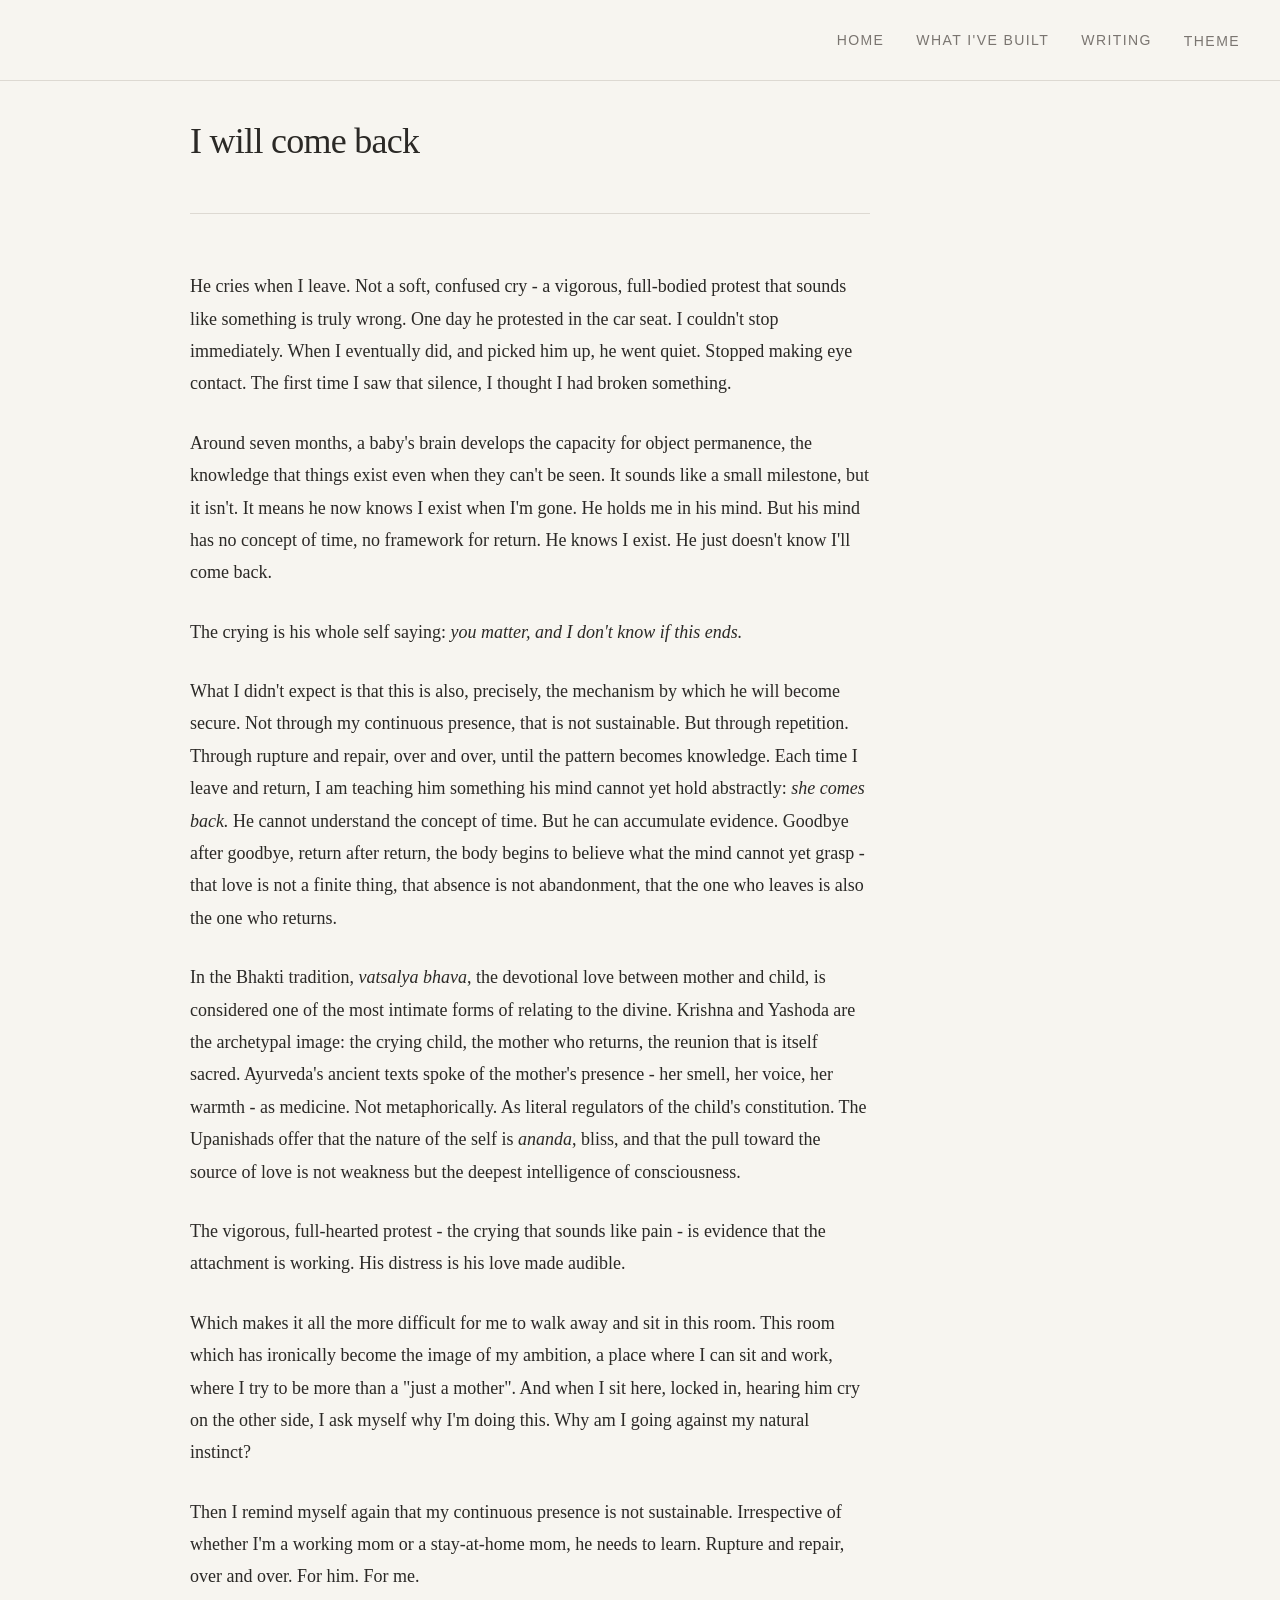
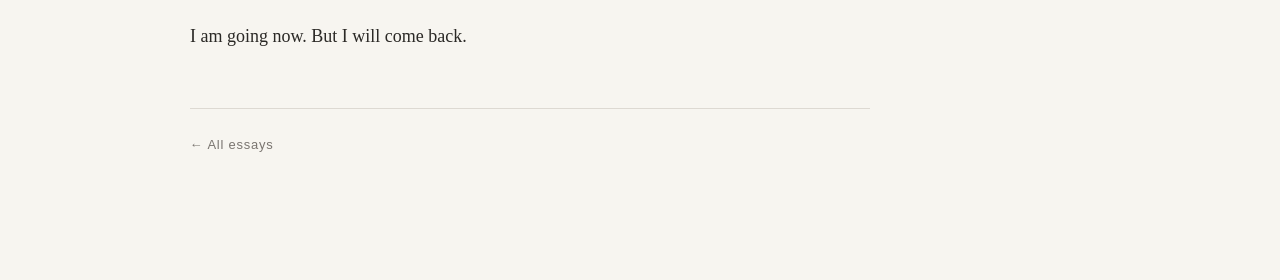
<file: writing/i-will-come-back.html>
<!DOCTYPE html>
<html lang="en">
<head>
  <meta charset="UTF-8" />
  <meta name="viewport" content="width=device-width, initial-scale=1.0" />
  <title>I will come back - Gayathri Meka</title>
  <link rel="icon" href="data:image/svg+xml,<svg xmlns='http://www.w3.org/2000/svg' viewBox='0 0 100 100'><text y='.9em' font-size='90'>🌏</text></svg>" />
  <style>
    *, *::before, *::after {
      box-sizing: border-box;
      margin: 0;
      padding: 0;
    }

    :root {
      --bg:        #F7F5F0;
      --text:      #2B2926;
      --muted:     #7A7570;
      --accent:    #6B8C72;
      --rule:      #DDD9D2;
      --toc-width: 220px;
      --content-max: 680px;
    }

    html {
      font-size: 18px;
      background: var(--bg);
      color: var(--text);
    }

    body {
      font-family: Georgia, 'Times New Roman', serif;
      line-height: 1.8;
    }

    /* Nav */
    nav {
      position: fixed;
      top: 0;
      left: 0;
      right: 0;
      display: flex;
      justify-content: flex-end;
      align-items: center;
      gap: 32px;
      padding: 24px 40px;
      background: var(--bg);
      border-bottom: 1px solid var(--rule);
      z-index: 100;
    }

    nav a {
      font-family: -apple-system, BlinkMacSystemFont, 'Segoe UI', sans-serif;
      font-size: 0.78rem;
      letter-spacing: 0.1em;
      text-transform: uppercase;
      color: var(--muted);
      text-decoration: none;
      transition: color 0.15s;
    }

    nav a:hover { color: var(--text); }

    .hamburger {
      display: none;
      flex-direction: column;
      gap: 5px;
      cursor: pointer;
      background: none;
      border: none;
      padding: 4px;
    }

    .hamburger span {
      display: block;
      width: 22px;
      height: 1.5px;
      background: var(--text);
      transition: transform 0.2s, opacity 0.2s;
    }

    .hamburger.open span:nth-child(1) { transform: translateY(6.5px) rotate(45deg); }
    .hamburger.open span:nth-child(2) { opacity: 0; }
    .hamburger.open span:nth-child(3) { transform: translateY(-6.5px) rotate(-45deg); }

    .mobile-menu {
      display: none;
      position: fixed;
      top: 0; left: 0; right: 0; bottom: 0;
      background: var(--bg);
      z-index: 99;
      flex-direction: column;
      align-items: center;
      justify-content: center;
      gap: 40px;
    }

    .mobile-menu.open { display: flex; }

    .mobile-menu a {
      font-family: -apple-system, BlinkMacSystemFont, 'Segoe UI', sans-serif;
      font-size: 1.1rem;
      letter-spacing: 0.1em;
      text-transform: uppercase;
      color: var(--muted);
      text-decoration: none;
      transition: color 0.15s;
    }

    .mobile-menu a:hover { color: var(--text); }

    /* Layout */
    .essay-layout {
      display: flex;
      align-items: flex-start;
      max-width: calc(var(--toc-width) + var(--content-max) + 80px);
      margin: 0 auto;
      padding: 120px 40px 120px;
      gap: 60px;
    }

    /* TOC sidebar */
    .toc {
      flex: 0 0 var(--toc-width);
      position: sticky;
      top: 92px;
      max-height: calc(100vh - 112px);
      overflow-y: auto;
    }

    .toc-label {
      font-family: -apple-system, BlinkMacSystemFont, 'Segoe UI', sans-serif;
      font-size: 0.68rem;
      letter-spacing: 0.12em;
      text-transform: uppercase;
      color: var(--accent);
      margin-bottom: 14px;
    }

    .toc ol {
      list-style: none;
      display: flex;
      flex-direction: column;
      gap: 2px;
    }

    .toc a {
      font-family: -apple-system, BlinkMacSystemFont, 'Segoe UI', sans-serif;
      font-size: 0.78rem;
      line-height: 1.5;
      color: var(--muted);
      text-decoration: none;
      display: block;
      padding: 4px 0 4px 10px;
      border-left: 2px solid transparent;
      transition: color 0.15s, border-color 0.15s;
    }

    .toc a:hover { color: var(--text); }

    .toc a.active {
      color: var(--text);
      border-left-color: var(--accent);
    }

    .toc-back {
      display: block;
      font-family: -apple-system, BlinkMacSystemFont, 'Segoe UI', sans-serif;
      font-size: 0.72rem;
      letter-spacing: 0.06em;
      color: var(--muted);
      text-decoration: none;
      margin-top: 32px;
      padding-top: 96px;
      border-top: 1px solid var(--rule);
      transition: color 0.15s;
    }

    .toc-back:hover { color: var(--text); }

    /* Article */
    article {
      flex: 1;
      min-width: 0;
      max-width: var(--content-max);
    }

    .essay-header {
      margin-bottom: 56px;
      padding-bottom: 40px;
      border-bottom: 1px solid var(--rule);
    }

    .essay-header h1 {
      font-size: 2rem;
      font-weight: normal;
      letter-spacing: -0.02em;
      color: var(--text);
      line-height: 1.2;
      margin-bottom: 10px;
    }

    .essay-header .essay-subtitle {
      font-size: 1.05rem;
      color: var(--muted);
      font-style: italic;
      line-height: 1.5;
    }

    /* Body copy */
    .essay-body h2 {
      font-size: 1.15rem;
      font-weight: normal;
      letter-spacing: -0.01em;
      color: var(--accent);
      margin-top: 56px;
      margin-bottom: 20px;
      scroll-margin-top: 100px;
    }

    .essay-body p {
      margin-bottom: 1.5em;
      color: var(--text);
    }

    .essay-body p:last-child { margin-bottom: 0; }

    .essay-body a {
      color: var(--accent);
      text-decoration: none;
      border-bottom: 1px solid var(--rule);
      transition: border-color 0.15s;
    }

    .essay-body a:hover { border-color: var(--accent); }

    .essay-body em {
      font-style: italic;
    }

    .pullquote {
      padding-left: 16px;
      border-left: 2px solid var(--accent);
      color: var(--accent) !important;
      margin: 1.8em 0;
    }

    /* Mobile */
    @media (max-width: 860px) {
      .toc { display: none; }

      .essay-layout {
        padding: 100px 24px 80px;
        gap: 0;
      }

      .essay-header h1 { font-size: 1.6rem; }
    }

    @media (max-width: 600px) {
      nav { padding: 20px 24px; }
      nav a:not(.hamburger),
      nav .theme-picker { display: none; }
      .hamburger { display: flex; }
      .essay-layout { padding: 88px 20px 80px; }
    }
  </style>
  <link rel="stylesheet" href="../styles/themes.css">
  <script>(function(){var t=localStorage.getItem('theme');if(t)document.documentElement.setAttribute('data-theme',t);})()</script>
</head>
<body>

  <nav>
    <a href="../index.html">Home</a>
    <a href="../index.html" onclick="sessionStorage.setItem('page','built')">What I've Built</a>
    <a href="../index.html" onclick="sessionStorage.setItem('page','writing')" class="active">Writing</a>
    <div class="theme-picker" id="themePicker">
      <button class="theme-tab" id="themeTab" aria-label="Change theme">Theme</button>
      <div class="theme-options">
        <button class="swatch" data-theme="simple">simple</button>
        <button class="swatch" data-theme="playful">playful</button>
        <button class="swatch" data-theme="rave">rave</button>
      </div>
    </div>
    <button class="hamburger" onclick="toggleMenu()" aria-label="Menu">
      <span></span><span></span><span></span>
    </button>
  </nav>

  <div class="mobile-menu" id="mobileMenu">
    <a href="../index.html" onclick="toggleMenu()">Home</a>
    <a href="../index.html" onclick="sessionStorage.setItem('page','built'); toggleMenu()">What I've Built</a>
    <a href="../index.html" onclick="sessionStorage.setItem('page','writing'); toggleMenu()" class="active">Writing</a>
    <div class="mobile-theme-row">
      <button class="swatch" data-theme="simple">simple</button>
      <button class="swatch" data-theme="playful">playful</button>
      <button class="swatch" data-theme="rave">rave</button>
    </div>
  </div>

  <div class="essay-layout">

    <article>
      <header class="essay-header">
        <h1>I will come back</h1>
      </header>

      <div class="essay-body">

        <p>He cries when I leave. Not a soft, confused cry - a vigorous, full-bodied protest that sounds like something is truly wrong. One day he protested in the car seat. I couldn't stop immediately. When I eventually did, and picked him up, he went quiet. Stopped making eye contact. The first time I saw that silence, I thought I had broken something.</p>

        <p>Around seven months, a baby's brain develops the capacity for object permanence, the knowledge that things exist even when they can't be seen. It sounds like a small milestone, but it isn't. It means he now knows I exist when I'm gone. He holds me in his mind. But his mind has no concept of time, no framework for return. He knows I exist. He just doesn't know I'll come back.</p>

        <p>The crying is his whole self saying: <em>you matter, and I don't know if this ends.</em></p>

        <p>What I didn't expect is that this is also, precisely, the mechanism by which he will become secure. Not through my continuous presence, that is not sustainable. But through repetition. Through rupture and repair, over and over, until the pattern becomes knowledge. Each time I leave and return, I am teaching him something his mind cannot yet hold abstractly: <em>she comes back.</em> He cannot understand the concept of time. But he can accumulate evidence. Goodbye after goodbye, return after return, the body begins to believe what the mind cannot yet grasp - that love is not a finite thing, that absence is not abandonment, that the one who leaves is also the one who returns.</p>

        <p>In the Bhakti tradition, <em>vatsalya bhava</em>, the devotional love between mother and child, is considered one of the most intimate forms of relating to the divine. Krishna and Yashoda are the archetypal image: the crying child, the mother who returns, the reunion that is itself sacred. Ayurveda's ancient texts spoke of the mother's presence - her smell, her voice, her warmth - as medicine. Not metaphorically. As literal regulators of the child's constitution. The Upanishads offer that the nature of the self is <em>ananda</em>, bliss, and that the pull toward the source of love is not weakness but the deepest intelligence of consciousness.</p>

        <p>The vigorous, full-hearted protest - the crying that sounds like pain - is evidence that the attachment is working. His distress is his love made audible.</p>

        <p>Which makes it all the more difficult for me to walk away and sit in this room. This room which has ironically become the image of my ambition, a place where I can sit and work, where I try to be more than a "just a mother". And when I sit here, locked in, hearing him cry on the other side, I ask myself why I'm doing this. Why am I going against my natural instinct?</p>

        <p>Then I remind myself again that my continuous presence is not sustainable. Irrespective of whether I'm a working mom or a stay-at-home mom, he needs to learn. Rupture and repair, over and over. For him. For me.</p>

        <p>I am going now. But I will come back.</p>

      </div>

      <a href="../index.html" onclick="sessionStorage.setItem('page','writing')" style="display:inline-block; margin-top: 56px; font-family: -apple-system, BlinkMacSystemFont, 'Segoe UI', sans-serif; font-size: 0.72rem; letter-spacing: 0.06em; color: var(--muted); text-decoration: none; border-top: 1px solid var(--rule); padding-top: 24px; width: 100%; transition: color 0.15s;" onmouseover="this.style.color='var(--text)'" onmouseout="this.style.color='var(--muted)'">&#8592; All essays</a>
    </article>

  </div>

  <script>
    function toggleMenu() {
      document.getElementById('mobileMenu').classList.toggle('open');
      document.querySelector('.hamburger').classList.toggle('open');
    }

  </script>

  <script src="../scripts/theme.js"></script>

</body>
</html>
</file>
<file: styles/themes.css>
/* ================================================
   Themes — gayathrimeka.com
   ================================================ */

/* ── Simple (default) ─────────────────────────── */
html[data-theme="simple"],
html:not([data-theme]) {
  --bg:     #F7F5F0;
  --text:   #2B2926;
  --muted:  #7A7570;
  --accent: #6B8C72;
  --rule:   #DDD9D2;
}

/* ── Playful ──────────────────────────────────── */
html[data-theme="playful"] {
  --bg:     #FFF9F0;
  --text:   #1A1A1A;
  --muted:  #888888;
  --accent: #FF6B6B;
  --rule:   #FFD0CA;
}

/* Dot-grid background */
html[data-theme="playful"] body {
  background-image: radial-gradient(circle, rgba(255, 107, 107, 0.12) 1.5px, transparent 1.5px);
  background-size: 24px 24px;
}

/* Nav */
html[data-theme="playful"] nav a:nth-child(1) { color: #FF6B6B; }
html[data-theme="playful"] nav a:nth-child(2) { color: #FB923C; }
html[data-theme="playful"] nav a:nth-child(3) { color: #A855F7; }
html[data-theme="playful"] nav { border-bottom-color: var(--rule); }

/* Index - section headings (Caveat loaded dynamically) */
html[data-theme="playful"] .page header h1 {
  font-family: 'Caveat', cursive;
  font-size: 3rem;
  font-weight: 700;
  letter-spacing: 0;
  color: #FF6B6B;
}
html[data-theme="playful"] .page header h1::after {
  content: ' ✦';
  color: #4ECDC4;
  font-size: 0.75em;
  vertical-align: middle;
}

html[data-theme="playful"] .section-label { color: #EC4899; font-weight: 600; }

/* Index - timeline */
html[data-theme="playful"] .timeline .org   { color: #4ECDC4; }
html[data-theme="playful"] .timeline .years { color: #A855F7; }
html[data-theme="playful"] .timeline li            { border-top-style: dashed; }
html[data-theme="playful"] .timeline li:last-child { border-bottom-style: dashed; }
html[data-theme="playful"] .timeline li:nth-child(1) { border-top-color: #FF6B6B; }
html[data-theme="playful"] .timeline li:nth-child(2) { border-top-color: #4ECDC4; }
html[data-theme="playful"] .timeline li:nth-child(3) { border-top-color: #A855F7; }
html[data-theme="playful"] .timeline li:nth-child(4) { border-top-color: #FB923C; }

/* Index - project cards (colorful left bar, no dividers) */
html[data-theme="playful"] .project {
  border-top: none;
  border-left: 3px solid;
  padding-left: 18px;
  padding-top: 20px;
  padding-bottom: 20px;
}
html[data-theme="playful"] .project:last-of-type { border-bottom: none; }
html[data-theme="playful"] .project:nth-of-type(1) { border-left-color: #FF6B6B; }
html[data-theme="playful"] .project:nth-of-type(2) { border-left-color: #4ECDC4; }
html[data-theme="playful"] .project:nth-of-type(3) { border-left-color: #A855F7; }
html[data-theme="playful"] .project:nth-of-type(4) { border-left-color: #FB923C; }
html[data-theme="playful"] .project:nth-of-type(5) { border-left-color: #EC4899; }
html[data-theme="playful"] .project:nth-of-type(6) { border-left-color: #22C55E; }

html[data-theme="playful"] .project-name {
  font-family: 'Caveat', cursive;
  font-size: 1.6rem;
  font-weight: 700;
  text-decoration: none;
}
html[data-theme="playful"] .project:nth-of-type(1) .project-name { color: #FF6B6B !important; }
html[data-theme="playful"] .project:nth-of-type(2) .project-name { color: #4ECDC4 !important; }
html[data-theme="playful"] .project:nth-of-type(3) .project-name { color: #A855F7 !important; }
html[data-theme="playful"] .project:nth-of-type(4) .project-name { color: #FB923C !important; }
html[data-theme="playful"] .project:nth-of-type(5) .project-name { color: #EC4899 !important; }
html[data-theme="playful"] .project:nth-of-type(6) .project-name { color: #22C55E !important; }

/* Index - essay title */
html[data-theme="playful"] .essay-title {
  text-decoration: underline wavy var(--accent);
  border-bottom: none;
  font-family: 'Caveat', cursive;
  font-size: 1.3rem;
}

/* Essay pages - header */
html[data-theme="playful"] .essay-header {
  border-bottom: 2px dashed #FFBAB3;
}
html[data-theme="playful"] .essay-header h1 {
  font-family: 'Caveat', cursive;
  font-size: 3rem;
  font-weight: 700;
  letter-spacing: 0;
  color: #FF6B6B;
}
html[data-theme="playful"] .essay-header h1::after {
  content: ' ✦';
  color: #4ECDC4;
  font-size: 0.7em;
  vertical-align: middle;
}

/* Decorative cluster before essay body */
html[data-theme="playful"] .essay-body::before {
  content: '✿  ✦  ✿';
  display: block;
  text-align: right;
  color: #FFBAB3;
  font-size: 0.7rem;
  letter-spacing: 6px;
  margin-bottom: 28px;
}

/* Rotating h2 colours in Caveat */
html[data-theme="playful"] .essay-body h2 {
  font-family: 'Caveat', cursive;
  font-size: 1.8rem;
  font-weight: 700;
  letter-spacing: 0;
  margin-top: 48px;
}
html[data-theme="playful"] .essay-body h2:nth-of-type(1) { color: #FF6B6B; }
html[data-theme="playful"] .essay-body h2:nth-of-type(2) { color: #4ECDC4; }
html[data-theme="playful"] .essay-body h2:nth-of-type(3) { color: #A855F7; }
html[data-theme="playful"] .essay-body h2:nth-of-type(4) { color: #FB923C; }
html[data-theme="playful"] .essay-body h2:nth-of-type(5) { color: #EC4899; }
html[data-theme="playful"] .essay-body h2:nth-of-type(6) { color: #22C55E; }

/* Wavy underline on essay links */
html[data-theme="playful"] .essay-body a {
  text-decoration: underline wavy #FF6B6B;
  border-bottom: none;
}

/* Pullquote */
html[data-theme="playful"] .pullquote {
  border-left-color: #A855F7;
  color: #A855F7 !important;
}

/* TOC */
html[data-theme="playful"] .toc a.active {
  color: #FF6B6B;
  border-left-color: #FF6B6B;
}
html[data-theme="playful"] .toc-label { color: #FF6B6B; }


/* ── Rave ──────────────────────────────────────── */
html[data-theme="rave"] {
  --bg:     #0D0D0D;
  --text:   #F0F0F0;
  --muted:  #666666;
  --accent: #FF2D78;
  --rule:   #1E1E1E;
}

html[data-theme="rave"] nav {
  border-bottom: 1px solid #FF2D78;
}

/* Nav links — rotating neon */
html[data-theme="rave"] nav a:nth-child(1) { color: #FF2D78; }
html[data-theme="rave"] nav a:nth-child(2) { color: #00E5FF; }
html[data-theme="rave"] nav a:nth-child(3) { color: #00FF87; }

/* Index - bold headings */
html[data-theme="rave"] .page header h1 {
  font-size: 2.8rem;
  font-weight: 700;
  letter-spacing: -0.03em;
}

/* Index - projects with neon left bar */
html[data-theme="rave"] .project {
  border-top: none;
  border-left: 3px solid;
  padding-left: 20px;
}
html[data-theme="rave"] .project:last-of-type { border-bottom: none; }
html[data-theme="rave"] .project:nth-of-type(1) { border-left-color: #FF2D78; }
html[data-theme="rave"] .project:nth-of-type(2) { border-left-color: #00E5FF; }
html[data-theme="rave"] .project:nth-of-type(3) { border-left-color: #00FF87; }
html[data-theme="rave"] .project:nth-of-type(4) { border-left-color: #BF5AF2; }
html[data-theme="rave"] .project:nth-of-type(5) { border-left-color: #FF9500; }
html[data-theme="rave"] .project:nth-of-type(6) { border-left-color: #FFE600; }

html[data-theme="rave"] .project:nth-of-type(1) .project-name { color: #FF2D78 !important; }
html[data-theme="rave"] .project:nth-of-type(2) .project-name { color: #00E5FF !important; }
html[data-theme="rave"] .project:nth-of-type(3) .project-name { color: #00FF87 !important; }
html[data-theme="rave"] .project:nth-of-type(4) .project-name { color: #BF5AF2 !important; }
html[data-theme="rave"] .project:nth-of-type(5) .project-name { color: #FF9500 !important; }
html[data-theme="rave"] .project:nth-of-type(6) .project-name { color: #FFE600 !important; }

/* Index - timeline */
html[data-theme="rave"] .timeline .years { color: #00E5FF; }

/* Index - essay title */
html[data-theme="rave"] .essay-title:hover { color: var(--accent); }

/* Essay pages */
html[data-theme="rave"] .essay-header h1 {
  font-size: 3rem;
  font-weight: 700;
  letter-spacing: -0.03em;
  line-height: 1.1;
  text-decoration: underline;
  text-decoration-color: #FF2D78;
  text-underline-offset: 8px;
  text-decoration-thickness: 4px;
}

html[data-theme="rave"] .essay-body h2 {
  font-family: -apple-system, BlinkMacSystemFont, 'Segoe UI', sans-serif;
  font-size: 0.68rem;
  font-weight: 700;
  text-transform: uppercase;
  letter-spacing: 0.18em;
  color: #00E5FF;
  margin-top: 64px;
}

html[data-theme="rave"] .essay-body a {
  color: #FF2D78;
  border-bottom-color: rgba(255, 45, 120, 0.35);
}

html[data-theme="rave"] .pullquote {
  border-left-color: #BF5AF2;
  color: #BF5AF2 !important;
}

html[data-theme="rave"] .toc a.active {
  color: #FF2D78;
  border-left-color: #FF2D78;
}
html[data-theme="rave"] .toc-label { color: #FF2D78; }


/* ================================================
   Playful — background blobs
   ================================================ */

html[data-theme="playful"] body::before {
  content: '';
  position: fixed;
  top: -100px;
  right: -100px;
  width: 420px;
  height: 420px;
  border-radius: 60% 40% 70% 30% / 50% 60% 40% 50%;
  background: linear-gradient(135deg,
    rgba(255, 107, 107, 0.18),
    rgba(78, 205, 196, 0.14),
    rgba(168, 85, 247, 0.12));
  pointer-events: none;
  z-index: 0;
}

html[data-theme="playful"] body::after {
  content: '';
  position: fixed;
  bottom: -100px;
  left: -100px;
  width: 360px;
  height: 360px;
  border-radius: 40% 60% 30% 70% / 60% 40% 70% 30%;
  background: linear-gradient(135deg,
    rgba(251, 146, 60, 0.15),
    rgba(34, 197, 94, 0.12),
    rgba(78, 205, 196, 0.14));
  pointer-events: none;
  z-index: 0;
}

/* ================================================
   Rave — background geometry (neon corner accents)
   ================================================ */

html[data-theme="rave"] body::before {
  content: '';
  position: fixed;
  top: 0;
  right: 0;
  width: 0;
  height: 0;
  border-style: solid;
  border-width: 0 280px 280px 0;
  border-color: transparent rgba(255, 45, 120, 0.08) transparent transparent;
  pointer-events: none;
  z-index: 0;
}

html[data-theme="rave"] body::after {
  content: '';
  position: fixed;
  bottom: 0;
  left: 0;
  right: 0;
  height: 2px;
  background: linear-gradient(90deg,
    transparent 0%,
    #FF2D78 20%,
    #00E5FF 50%,
    #00FF87 80%,
    transparent 100%);
  pointer-events: none;
  z-index: 0;
  opacity: 0.7;
}

/* ================================================
   Theme Picker — nav tab
   ================================================ */

.theme-picker {
  position: relative;
  z-index: 101;
}

.theme-tab {
  font-family: -apple-system, BlinkMacSystemFont, 'Segoe UI', sans-serif;
  font-size: 0.78rem;
  letter-spacing: 0.1em;
  text-transform: uppercase;
  color: var(--muted);
  background: none;
  border: none;
  cursor: pointer;
  padding: 0;
  transition: color 0.15s;
  width: auto;
  height: auto;
  border-radius: 0;
  box-shadow: none;
  display: inline;
}

.theme-tab:hover,
.theme-picker.open .theme-tab {
  color: var(--text);
}

/* Dropdown — opens downward */
.theme-options {
  display: none;
  flex-direction: column;
  position: absolute;
  top: calc(100% + 8px);
  right: 0;
  background: var(--bg);
  border: 1px solid var(--rule);
  border-radius: 8px;
  overflow: hidden;
  box-shadow: 0 4px 24px rgba(0, 0, 0, 0.12);
  min-width: 120px;
}

.theme-picker.open .theme-options { display: flex; }

.swatch {
  display: flex;
  align-items: center;
  gap: 8px;
  padding: 10px 16px;
  border: none;
  border-bottom: 1px solid var(--rule);
  background: transparent;
  cursor: pointer;
  font-family: -apple-system, BlinkMacSystemFont, 'Segoe UI', sans-serif;
  font-size: 0.72rem;
  letter-spacing: 0.07em;
  color: var(--muted);
  transition: color 0.15s, background 0.15s;
  text-align: left;
  white-space: nowrap;
  width: 100%;
}

.swatch:last-child { border-bottom: none; }
.swatch:hover      { color: var(--text); }
.swatch.active     { color: var(--text); background: var(--rule); }

.swatch::before {
  content: '';
  display: block;
  width: 7px;
  height: 7px;
  border-radius: 50%;
  flex-shrink: 0;
}

.swatch[data-theme="simple"]::before  { background: #C8BEB4; }
.swatch[data-theme="playful"]::before { background: conic-gradient(#FF6B6B 0deg, #4ECDC4 90deg, #A855F7 180deg, #FB923C 270deg, #FF6B6B 360deg); }
.swatch[data-theme="rave"]::before    { background: conic-gradient(#FF2D78 0deg, #00E5FF 120deg, #00FF87 240deg, #FF2D78 360deg); }

/* Mobile theme row */
.mobile-theme-row {
  display: flex;
  gap: 4px;
}

.mobile-theme-row .swatch {
  width: auto;
  border-bottom: none;
  font-size: 0.78rem;
  padding: 6px 12px;
  border-radius: 4px;
}
</file>
